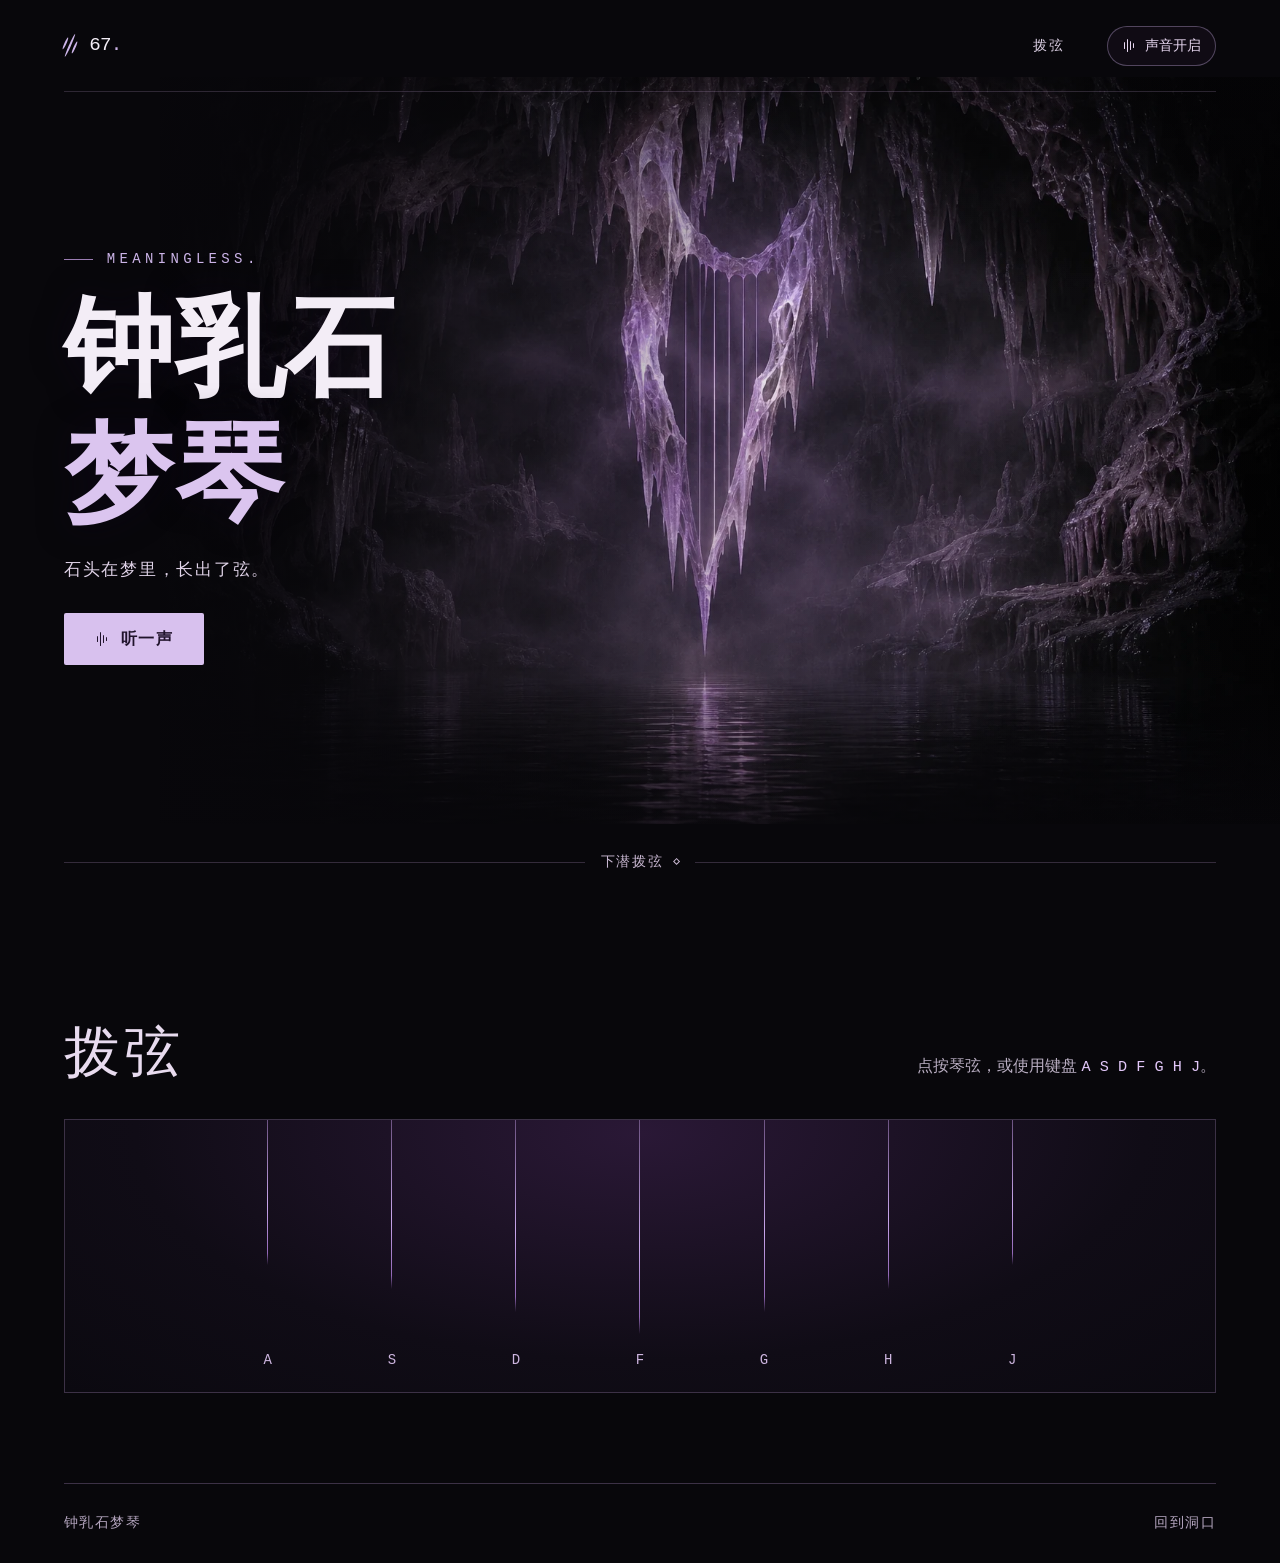
<file: stalactite-67-source/index.html>
<!doctype html>
<html lang="zh-CN">
<head>
  <meta charset="utf-8">
  <meta name="viewport" content="width=device-width, initial-scale=1">
  <meta name="theme-color" content="#08070b">
  <meta name="description" content="钟乳石梦琴。一座会发声的洞穴。Meaningless.">
  <title>钟乳石梦琴</title>
  <link rel="preload" href="cave.webp" as="image">
  <link rel="stylesheet" href="style.css">
  <script src="cave.js" defer></script>
</head>
<body id="top">
  <section class="hero" id="cave" aria-labelledby="title">
    <div class="scene" aria-hidden="true"></div>
    <div class="scene-light" aria-hidden="true"></div>
    <header class="site-header frame">
      <a href="#top" class="brand" aria-label="返回洞口">
        <span class="sigil" aria-hidden="true"><i></i><i></i><i></i></span>
        <span>67<span class="brand-period">.</span></span>
      </a>
      <nav aria-label="页面导航">
        <a class="nav-link" href="#strings">拨弦</a>
        <button id="sound" class="sound" type="button" aria-pressed="true" aria-label="声音">
          <span class="wave" aria-hidden="true"><i></i><i></i><i></i><i></i></span>
          <span id="sound-label">声音开启</span>
        </button>
      </nav>
    </header>
    <div class="intro frame">
      <div class="intro-copy">
        <p class="wordmark" lang="en">MEANINGLESS<span>.</span></p>
        <h1 id="title">钟乳石<span>梦琴</span></h1>
        <p class="description">石头在梦里，长出了弦。</p>
        <button id="listen" class="listen" type="button">
          <span class="wave" aria-hidden="true"><i></i><i></i><i></i><i></i></span>
          听一声
        </button>
        <span id="audio-status" class="sr-only" role="status"></span>
      </div>
    </div>
    <div class="hero-foot frame">
      <span class="fine-line" aria-hidden="true"></span>
      <a href="#strings" class="dive">下潜拨弦<span aria-hidden="true"></span></a>
      <span class="fine-line" aria-hidden="true"></span>
    </div>
  </section>

  <main class="instrument frame" id="strings" aria-labelledby="strings-title">
    <div class="instrument-heading">
      <h2 id="strings-title">拨弦</h2>
      <p class="instructions"><span class="desktop-hint">点按琴弦，或使用键盘 <span lang="en">A S D F G H J</span>。</span><span class="touch-hint">点按琴弦，听洞穴回响。</span></p>
    </div>
    <div class="resonator" aria-label="七根琴弦">
      <button class="string" type="button" data-note="0" aria-label="D3 琴弦，快捷键 A" aria-keyshortcuts="A"><span class="thread" aria-hidden="true"></span><kbd aria-hidden="true">A</kbd></button>
      <button class="string" type="button" data-note="1" aria-label="F3 琴弦，快捷键 S" aria-keyshortcuts="S"><span class="thread" aria-hidden="true"></span><kbd aria-hidden="true">S</kbd></button>
      <button class="string" type="button" data-note="2" aria-label="G3 琴弦，快捷键 D" aria-keyshortcuts="D"><span class="thread" aria-hidden="true"></span><kbd aria-hidden="true">D</kbd></button>
      <button class="string" type="button" data-note="3" aria-label="A3 琴弦，快捷键 F" aria-keyshortcuts="F"><span class="thread" aria-hidden="true"></span><kbd aria-hidden="true">F</kbd></button>
      <button class="string" type="button" data-note="4" aria-label="C4 琴弦，快捷键 G" aria-keyshortcuts="G"><span class="thread" aria-hidden="true"></span><kbd aria-hidden="true">G</kbd></button>
      <button class="string" type="button" data-note="5" aria-label="D4 琴弦，快捷键 H" aria-keyshortcuts="H"><span class="thread" aria-hidden="true"></span><kbd aria-hidden="true">H</kbd></button>
      <button class="string" type="button" data-note="6" aria-label="F4 琴弦，快捷键 J" aria-keyshortcuts="J"><span class="thread" aria-hidden="true"></span><kbd aria-hidden="true">J</kbd></button>
    </div>
  </main>
  <footer class="site-footer frame">
    <span class="footer-title">钟乳石梦琴</span>
    <a href="#top">回到洞口</a>
  </footer>
</body>
</html>
</file>
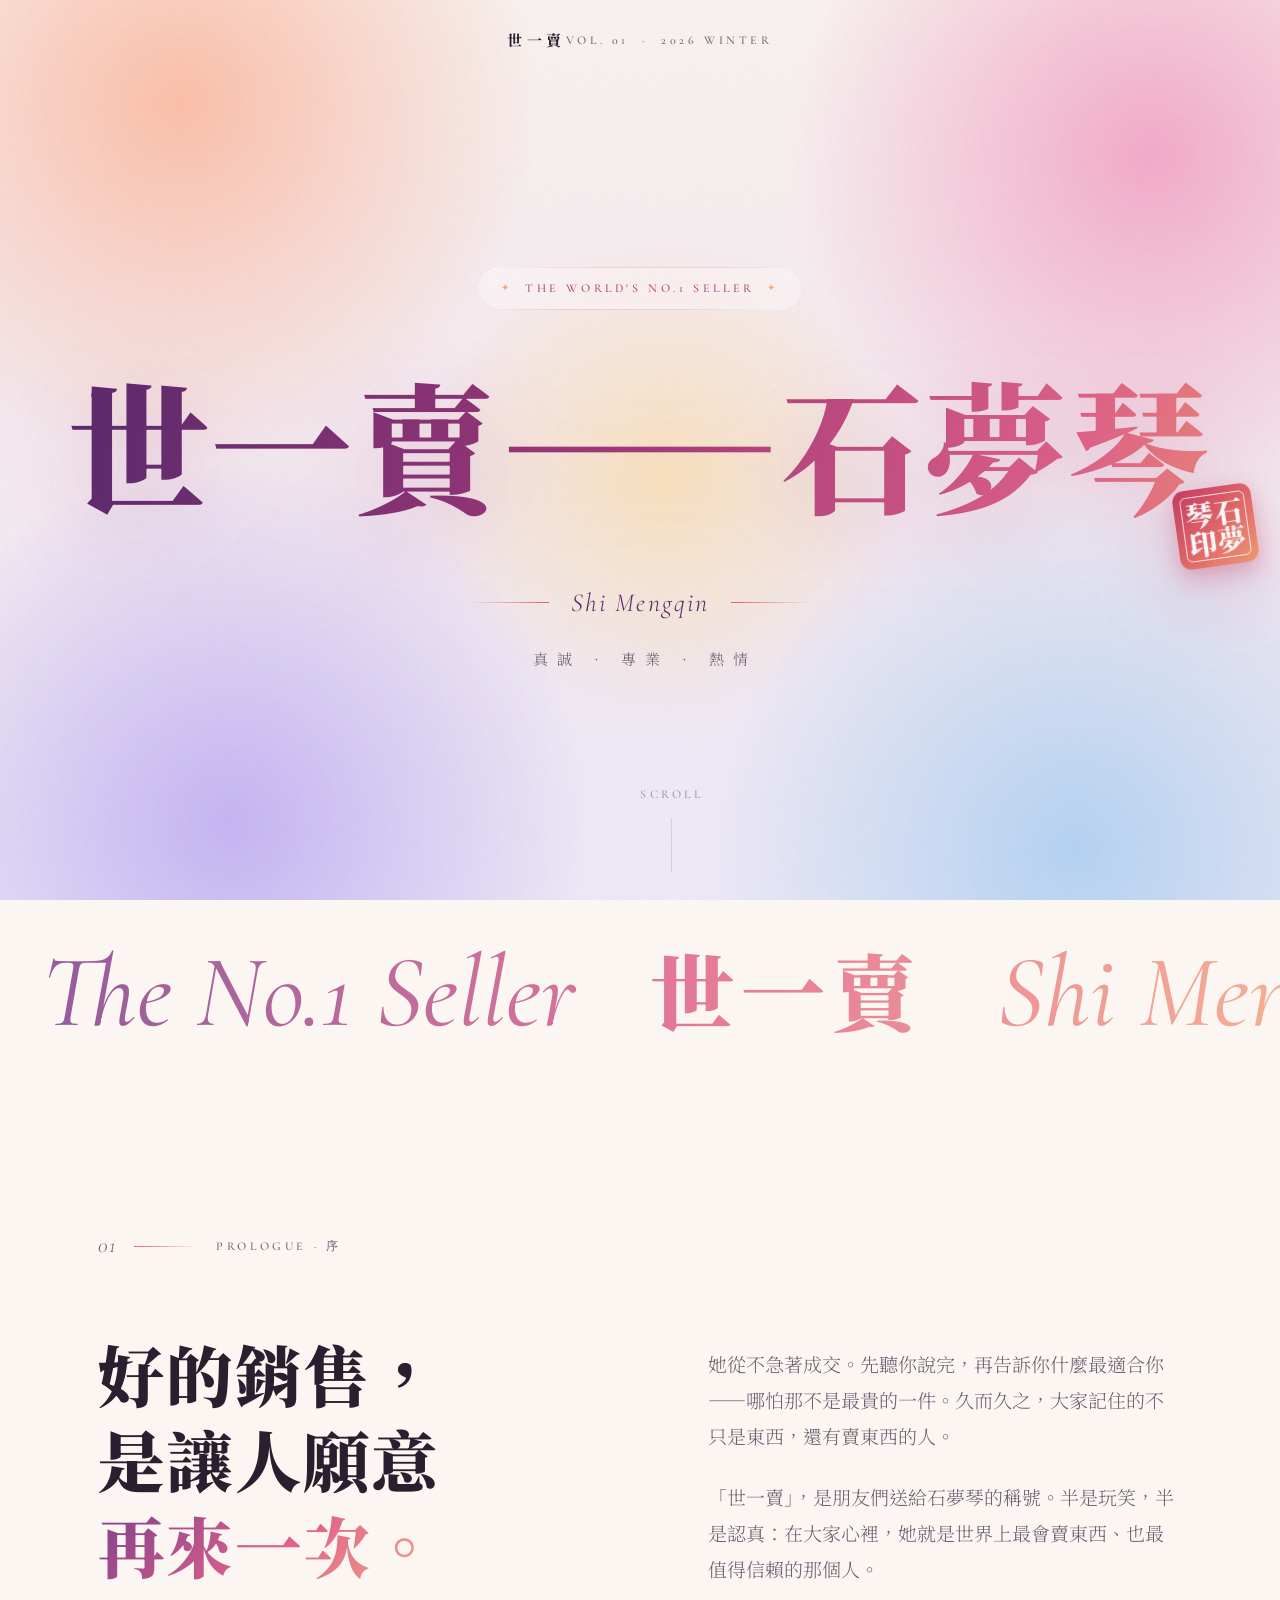
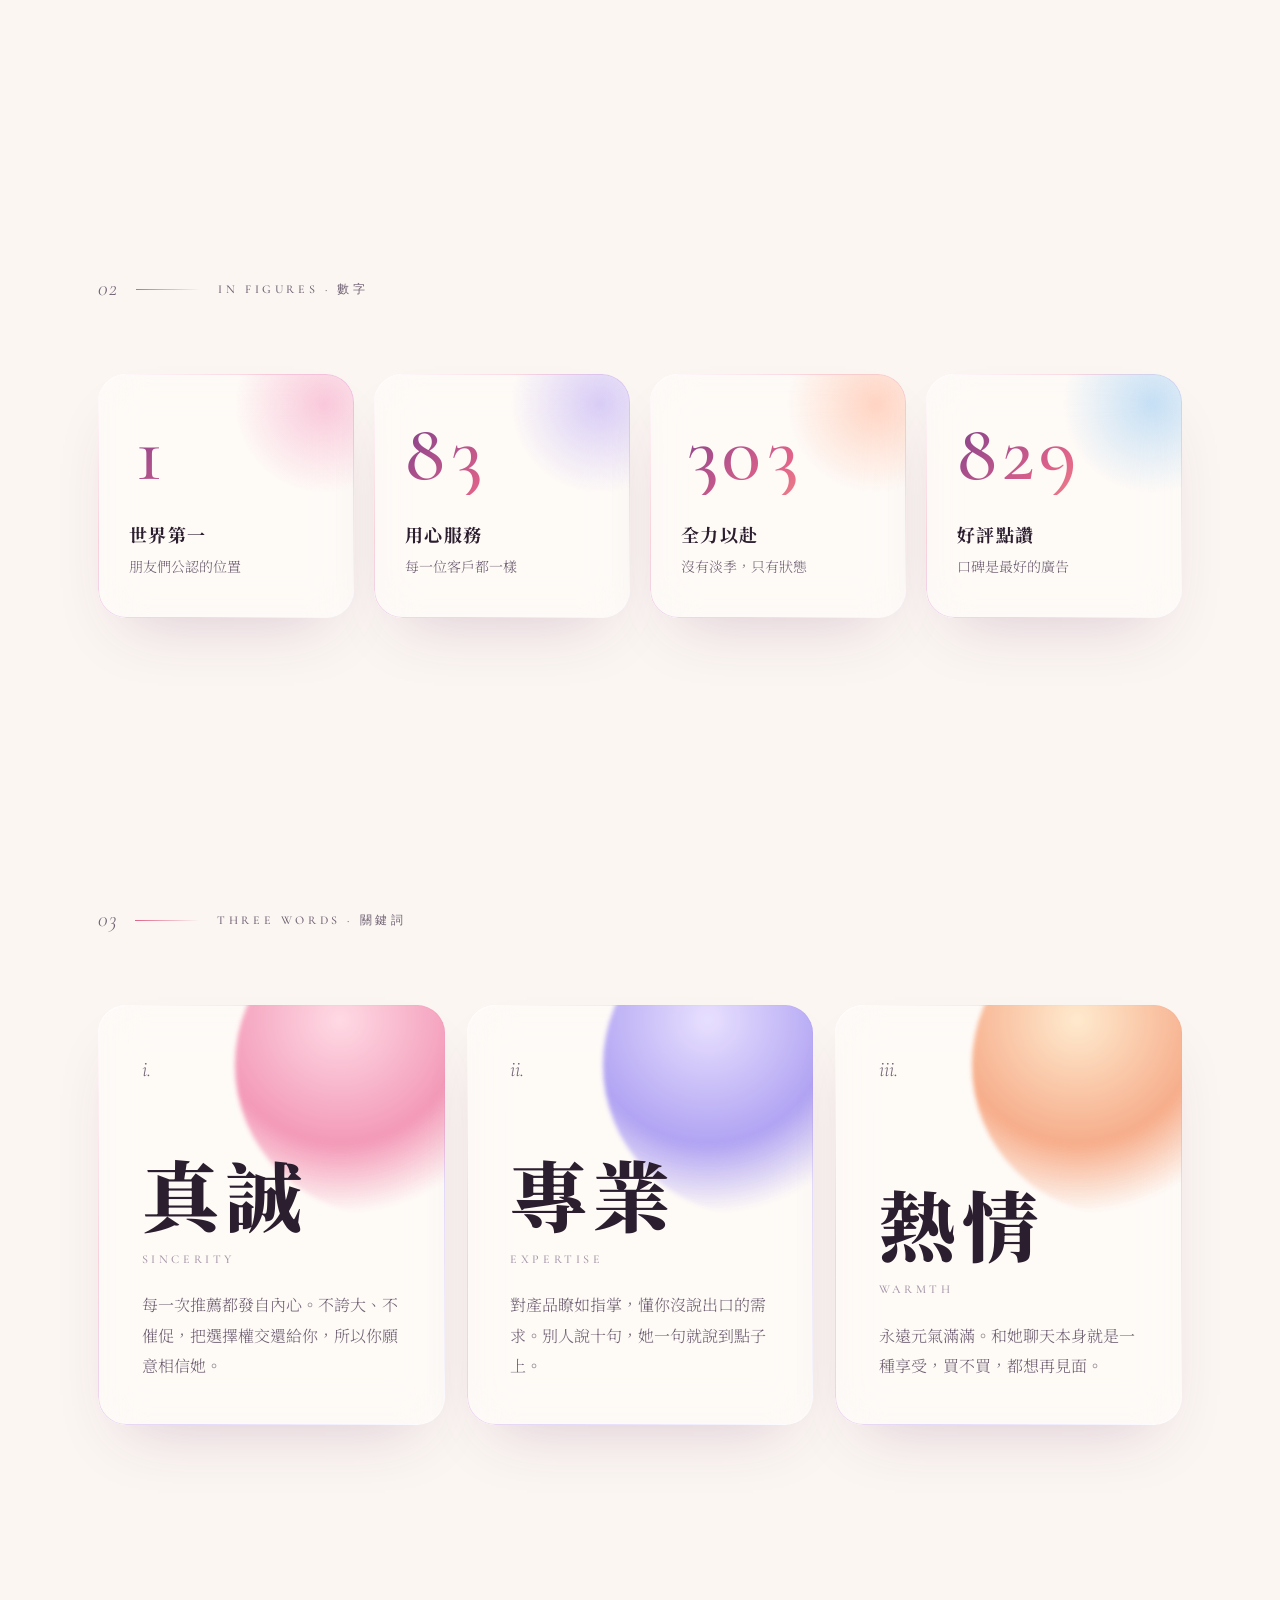
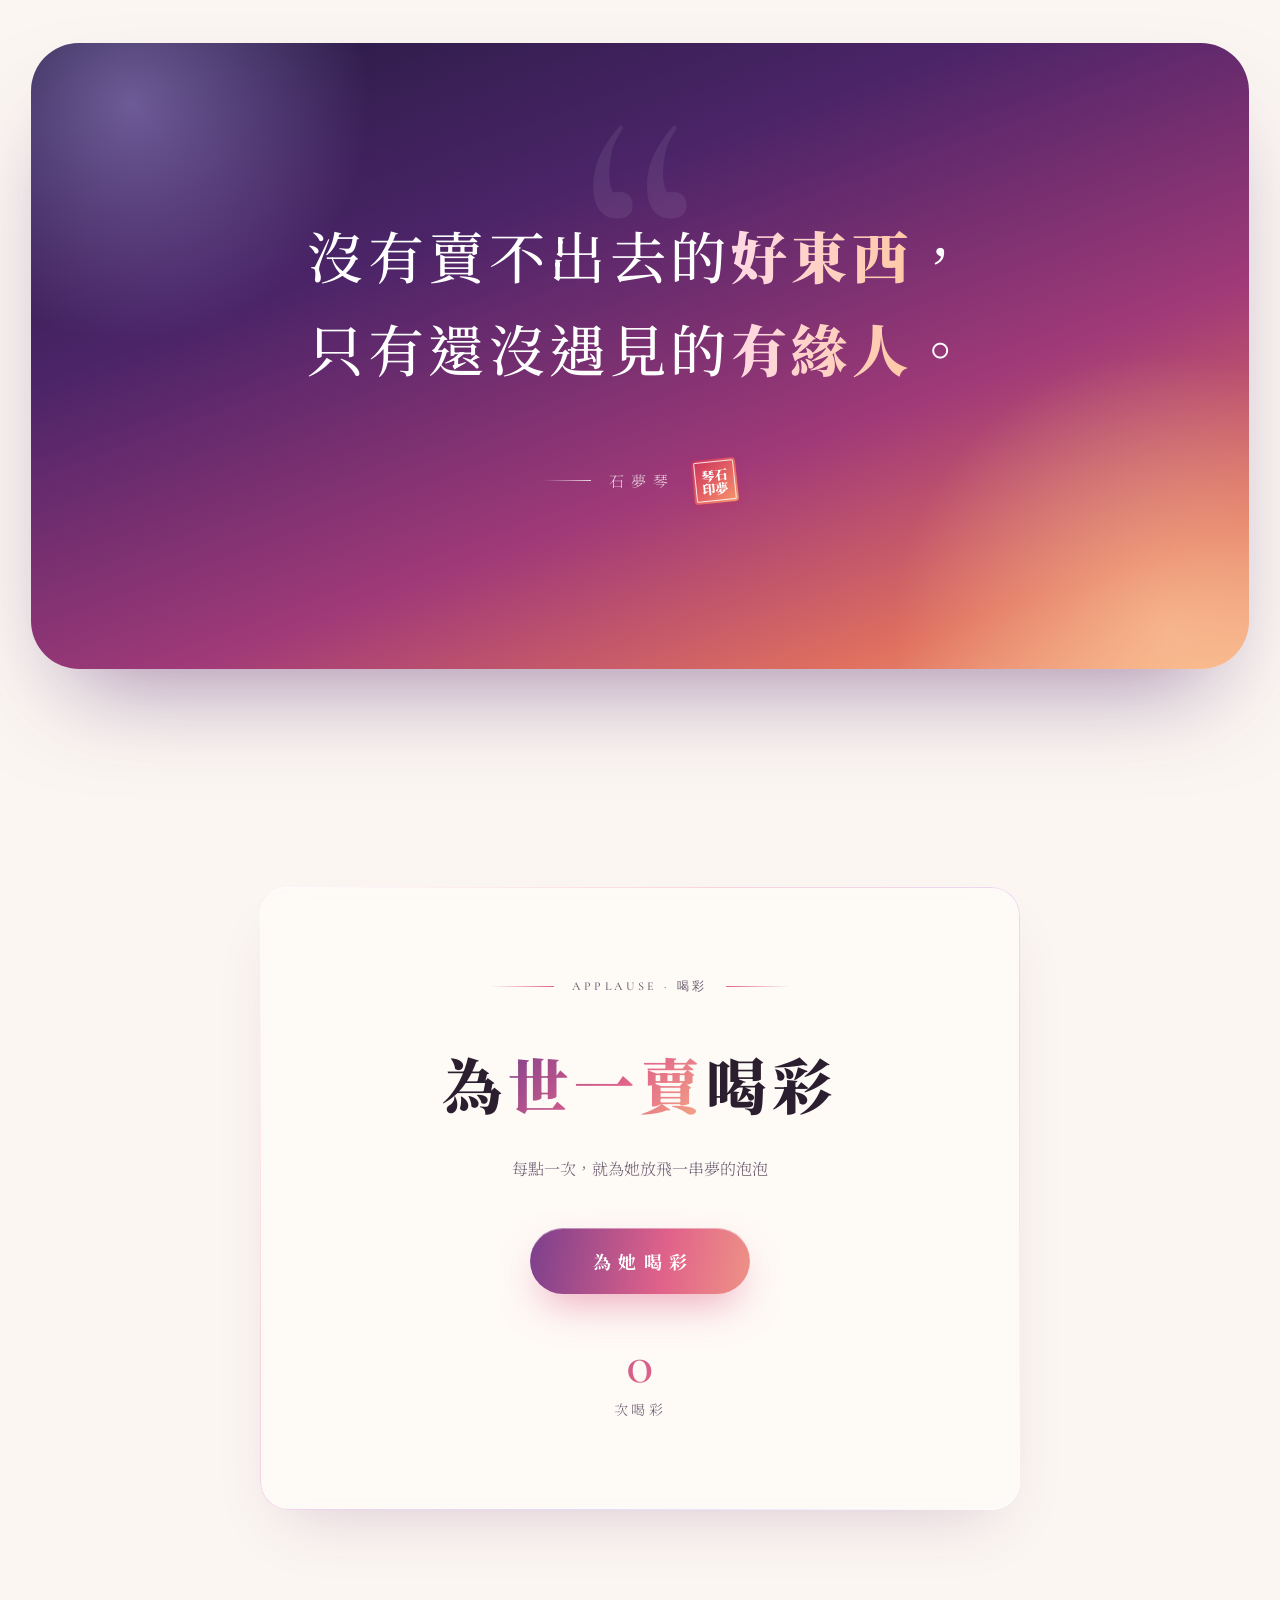
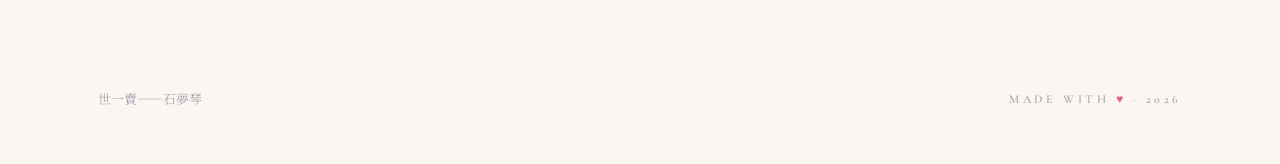
<file: 世一賣-石夢琴/index.html>
<!doctype html>
<html lang="zh-Hant">
<head>
<meta charset="utf-8">
<meta name="viewport" content="width=device-width, initial-scale=1">
<title>世一賣——石夢琴</title>
<link rel="preconnect" href="https://fonts.googleapis.com">
<link rel="preconnect" href="https://fonts.gstatic.com" crossorigin>
<link href="https://fonts.googleapis.com/css2?family=Noto+Serif+TC:wght@300;500;700;900&family=Cormorant+Garamond:ital,wght@0,400;0,500;1,400;1,500&display=swap" rel="stylesheet">
<style>
  :root {
    --ink: #2b1e2f;
    --ink-soft: #6e6072;
    --ink-faint: #a395a6;
    --plum: #5a2a6e;
    --berry: #b2407a;
    --rose: #e0628a;
    --coral: #ef7d6a;
    --peach: #f6ad84;
    --lilac: #b9a6f5;
    --sky: #9fcdf3;
    --glass: rgba(255, 255, 255, 0.42);
    --glass-line: rgba(255, 255, 255, 0.75);
    --serif: "Noto Serif TC", "Source Han Serif TC", "Songti TC", "PMingLiU", "MingLiU", serif;
    --latin: "Cormorant Garamond", "Times New Roman", serif;
    --ease: cubic-bezier(.2, .7, .1, 1);
    --grad-title: linear-gradient(100deg, #5a2a6e 0%, #a3387a 22%, #e0628a 40%, #f49a72 50%, #e0628a 60%, #a3387a 78%, #5a2a6e 100%);
    --grad-soft: linear-gradient(135deg, #7b3f8c 0%, #e0628a 55%, #f6ad84 100%);
    --grad-iris: linear-gradient(135deg, #f7b6c8, #c9b8ff, #a9dcff, #ffd9a8, #f7b6c8);
  }
  * { box-sizing: border-box; margin: 0; padding: 0; }
  html { scroll-behavior: smooth; }
  body {
    background: #fbf6f2;
    color: var(--ink);
    font-family: var(--serif);
    font-weight: 300;
    line-height: 1.9;
    -webkit-font-smoothing: antialiased;
    overflow-x: hidden;
  }
  ::selection { background: var(--rose); color: #fff; }
  .latin { font-family: var(--latin); letter-spacing: .3em; text-transform: uppercase; font-size: 12px; font-weight: 500; }
  .wrap { max-width: 1180px; margin: 0 auto; padding: 0 clamp(16px, 4vw, 48px); }
  .grad-text {
    background: var(--grad-soft);
    -webkit-background-clip: text; background-clip: text;
    color: transparent;
  }

  /* ---------- aurora background (whole page) ---------- */
  .aurora {
    position: fixed; inset: 0; z-index: -2; overflow: hidden;
    background: linear-gradient(180deg, #fcf7f3 0%, #f8eef3 45%, #f1eefb 100%);
  }
  .blob { position: absolute; width: 64vmax; height: 64vmax; border-radius: 50%; will-change: transform; }
  .b1 { background: radial-gradient(circle, rgba(255, 186, 160, .85), rgba(255, 186, 160, 0) 62%); top: -24vmax; left: -18vmax; animation: d1 26s ease-in-out infinite alternate; }
  .b2 { background: radial-gradient(circle, rgba(244, 150, 190, .75), rgba(244, 150, 190, 0) 62%); top: -20vmax; right: -22vmax; animation: d2 31s ease-in-out infinite alternate; }
  .b3 { background: radial-gradient(circle, rgba(185, 166, 245, .75), rgba(185, 166, 245, 0) 62%); bottom: -26vmax; left: -14vmax; animation: d3 34s ease-in-out infinite alternate; }
  .b4 { background: radial-gradient(circle, rgba(159, 205, 243, .7), rgba(159, 205, 243, 0) 62%); bottom: -28vmax; right: -16vmax; animation: d4 29s ease-in-out infinite alternate; }
  .b5 { background: radial-gradient(circle, rgba(255, 226, 168, .65), rgba(255, 226, 168, 0) 60%); top: 22%; left: 30%; width: 44vmax; height: 44vmax; animation: d5 23s ease-in-out infinite alternate; }
  @keyframes d1 { to { transform: translate(14vw, 12vh) scale(1.12); } }
  @keyframes d2 { to { transform: translate(-12vw, 18vh) scale(.9); } }
  @keyframes d3 { to { transform: translate(16vw, -10vh) scale(1.08); } }
  @keyframes d4 { to { transform: translate(-18vw, -14vh) scale(1.15); } }
  @keyframes d5 { to { transform: translate(-10vw, 10vh) scale(1.2); } }
  .grain {
    position: fixed; inset: 0; z-index: 90; pointer-events: none; opacity: .28; mix-blend-mode: multiply;
    background-image: url("data:image/svg+xml;utf8,<svg xmlns='http://www.w3.org/2000/svg' width='200' height='200'><filter id='n'><feTurbulence type='fractalNoise' baseFrequency='.9' numOctaves='3' stitchTiles='stitch'/><feColorMatrix values='0 0 0 0 0.4  0 0 0 0 0.3  0 0 0 0 0.4  0 0 0 .45 0'/></filter><rect width='100%' height='100%' filter='url(%23n)'/></svg>");
  }

  /* ---------- glass ---------- */
  .glass {
    position: relative;
    background: var(--glass);
    -webkit-backdrop-filter: blur(22px) saturate(150%);
    backdrop-filter: blur(22px) saturate(150%);
    border-radius: 28px;
    box-shadow: 0 30px 60px -30px rgba(120, 50, 110, .25), inset 0 1px 0 var(--glass-line);
  }
  .glass::before {
    content: ""; position: absolute; inset: 0; border-radius: inherit; padding: 1px;
    background: linear-gradient(135deg, rgba(255,255,255,.95), rgba(247,182,200,.6), rgba(201,184,255,.5), rgba(255,255,255,.9));
    -webkit-mask: linear-gradient(#000 0 0) content-box, linear-gradient(#000 0 0);
    -webkit-mask-composite: xor; mask-composite: exclude;
    pointer-events: none;
  }

  /* ---------- hero ---------- */
  .hero { position: relative; min-height: 100svh; display: flex; flex-direction: column; overflow: hidden; }
  .glow {
    position: absolute; width: 520px; height: 520px; border-radius: 50%;
    left: 0; top: 0; pointer-events: none; z-index: 0;
    background: radial-gradient(circle, rgba(255, 255, 255, .85), rgba(255, 220, 230, .35) 35%, rgba(255, 255, 255, 0) 68%);
    transform: translate(-50%, -50%);
    opacity: 0; transition: opacity 1s;
  }
  .topbar {
    position: relative; z-index: 2;
    display: flex; justify-content: space-between; align-items: center;
    padding: 26px 0; color: var(--ink-soft);
  }
  .topbar .brand { font-family: var(--serif); font-weight: 700; letter-spacing: .3em; font-size: 15px; color: var(--ink); text-transform: none; }
  .hero-body {
    position: relative; z-index: 1; flex: 1;
    display: flex; flex-direction: column; align-items: center; justify-content: center;
    text-align: center; padding: 40px 0 80px;
  }
  .pill {
    display: inline-flex; align-items: center; gap: 12px;
    padding: 10px 22px; border-radius: 999px;
    color: var(--berry);
    margin-bottom: clamp(32px, 5vw, 56px);
    opacity: 0; animation: fadeUp 1.2s .2s var(--ease) forwards;
  }
  .pill .star { font-size: 10px; color: var(--peach); }

  h1.title {
    position: relative;
    font-weight: 900;
    font-size: min(11vw, 172px);
    line-height: 1.08;
    white-space: nowrap;
    background: var(--grad-title);
    background-size: 220% 100%;
    -webkit-background-clip: text; background-clip: text;
    color: transparent;
    filter: drop-shadow(0 24px 40px rgba(178, 64, 122, .22));
    opacity: 0;
    animation: titleIn 2s .35s var(--ease) forwards, shimmer 9s 2.4s ease-in-out infinite;
    padding: 0 .04em;
  }
  h1.title .dash { font-weight: 300; letter-spacing: -.1em; margin-right: .1em; }
  @keyframes titleIn {
    0% { opacity: 0; letter-spacing: .32em; filter: blur(18px) drop-shadow(0 24px 40px rgba(178, 64, 122, 0)); }
    100% { opacity: 1; letter-spacing: .02em; filter: blur(0) drop-shadow(0 24px 40px rgba(178, 64, 122, .22)); }
  }
  @keyframes shimmer { 0%, 100% { background-position: 0% 50%; } 50% { background-position: 100% 50%; } }

  .seal {
    position: absolute; right: -.26em; bottom: -.34em;
    width: .56em; height: .56em;
    opacity: 0; animation: stamp .55s 2.1s var(--ease) forwards;
  }
  @keyframes stamp {
    0% { opacity: 0; transform: rotate(-8deg) scale(1.7); }
    100% { opacity: .95; transform: rotate(-8deg) scale(1); }
  }
  .seal-box {
    display: flex; align-items: center; justify-content: center;
    background: linear-gradient(140deg, #c8325f, #e86a63 60%, #f39a6e);
    color: #fff;
    border-radius: .08em;
    box-shadow: 0 .06em .16em rgba(200, 50, 95, .35);
    font-family: var(--serif); font-weight: 900;
    writing-mode: vertical-rl; flex-direction: column;
    line-height: 1.02; letter-spacing: 0;
    -webkit-text-fill-color: #fff;
  }
  .seal-box::after {
    content: ""; position: absolute; inset: .05em;
    border: max(1px, .012em) solid rgba(255, 255, 255, .85);
    border-radius: .04em;
  }
  .seal-sm { position: relative; }
  .seal.seal-box span { font-size: .2em; }

  .byline {
    margin-top: clamp(34px, 5vw, 60px);
    display: flex; align-items: center; gap: 22px;
    opacity: 0; animation: fadeUp 1.4s 1.3s var(--ease) forwards;
  }
  .byline .line { width: 80px; height: 1px; background: linear-gradient(90deg, transparent, var(--rose)); }
  .byline .line:last-child { background: linear-gradient(90deg, var(--rose), transparent); }
  .byline em { font-family: var(--latin); font-style: italic; font-size: clamp(20px, 2.2vw, 26px); letter-spacing: .08em; color: var(--plum); }
  .tagline {
    margin-top: 18px; color: var(--ink-soft); letter-spacing: .6em; font-size: 15px;
    padding-left: .6em;
    opacity: 0; animation: fadeUp 1.4s 1.6s var(--ease) forwards;
  }
  @keyframes fadeUp { from { opacity: 0; transform: translateY(16px); } to { opacity: 1; transform: none; } }

  .scroll {
    position: absolute; left: 50%; bottom: 28px; transform: translateX(-50%); z-index: 2;
    display: flex; flex-direction: column; align-items: center; gap: 12px;
    color: var(--ink-faint); text-decoration: none;
    opacity: 0; animation: fadeUp 1.4s 2.2s var(--ease) forwards;
  }
  .scroll .bar { width: 1px; height: 54px; background: rgba(43, 30, 47, .12); position: relative; overflow: hidden; }
  .scroll .bar::after {
    content: ""; position: absolute; left: 0; top: -40%; width: 100%; height: 40%;
    background: linear-gradient(180deg, transparent, var(--rose));
    animation: drop 2.2s ease-in-out infinite;
  }
  @keyframes drop { to { top: 100%; } }

  /* ---------- marquee ---------- */
  .marquee { overflow: hidden; white-space: nowrap; padding: clamp(20px, 3vw, 36px) 0; }
  .marquee-track {
    display: inline-block;
    font-family: var(--latin); font-style: italic; font-weight: 400;
    font-size: clamp(48px, 8vw, 112px); line-height: 1.1;
    background: linear-gradient(90deg, #7b3f8c, #e0628a, #f6ad84, #b9a6f5, #7b3f8c, #e0628a, #f6ad84, #b9a6f5, #7b3f8c);
    -webkit-background-clip: text; background-clip: text; color: transparent;
    animation: slide 46s linear infinite;
    opacity: .85;
  }
  .marquee-track span { margin: 0 .4em; }
  .marquee-track .zh { font-family: var(--serif); font-style: normal; font-weight: 900; font-size: .82em; letter-spacing: .08em; }
  @keyframes slide { to { transform: translateX(-50%); } }

  /* ---------- sections ---------- */
  section { padding: clamp(80px, 11vw, 150px) 0; position: relative; }
  .label {
    display: flex; align-items: center; gap: 18px;
    color: var(--ink-soft);
    margin-bottom: clamp(36px, 5vw, 64px);
  }
  .label .no { font-family: var(--latin); font-style: italic; font-size: 22px; letter-spacing: .05em; text-transform: none; }
  .label .rule { width: 64px; height: 1px; background: linear-gradient(90deg, var(--rose), transparent); }
  .label.center { justify-content: center; }

  /* 01 */
  .intro { display: grid; grid-template-columns: 1.1fr 1fr; gap: clamp(36px, 7vw, 110px); align-items: end; }
  .intro h2 { font-size: clamp(36px, 5.2vw, 72px); font-weight: 900; line-height: 1.28; letter-spacing: .02em; }
  .intro p { font-size: clamp(17px, 1.5vw, 19px); color: var(--ink-soft); }
  .intro p + p { margin-top: 1.3em; }

  /* 02 */
  .figures { display: grid; grid-template-columns: repeat(4, 1fr); gap: 20px; }
  .figure { padding: clamp(28px, 3vw, 40px) clamp(20px, 2.4vw, 32px); overflow: hidden; transition: transform .6s var(--ease); }
  .figure:hover { transform: translateY(-6px); }
  .figure::after {
    content: ""; position: absolute; width: 180px; height: 180px; right: -60px; top: -60px; border-radius: 50%;
    background: radial-gradient(circle, var(--c, rgba(244,150,190,.5)), transparent 70%);
    pointer-events: none;
  }
  .figure:nth-child(2) { --c: rgba(185,166,245,.55); }
  .figure:nth-child(3) { --c: rgba(255,186,160,.6); }
  .figure:nth-child(4) { --c: rgba(159,205,243,.6); }
  .figure .num {
    font-family: var(--latin); font-weight: 500;
    font-size: clamp(56px, 6.4vw, 92px); line-height: 1;
    font-variant-numeric: tabular-nums;
    position: relative;
  }
  .figure .num sup { font-size: .36em; vertical-align: top; position: relative; top: .35em; margin-left: 4px; font-style: italic; }
  .figure .cap { margin-top: 22px; font-size: 14px; color: var(--ink-soft); position: relative; }
  .figure .cap b { display: block; color: var(--ink); font-weight: 700; font-size: 18px; letter-spacing: .08em; margin-bottom: 2px; }

  /* 03 */
  .virtues { display: grid; grid-template-columns: repeat(3, 1fr); gap: 22px; }
  .virtue { padding: clamp(32px, 3.4vw, 48px); min-height: 420px; display: flex; flex-direction: column; overflow: hidden; transition: transform .7s var(--ease), box-shadow .7s var(--ease); }
  .virtue:hover { transform: translateY(-10px); box-shadow: 0 40px 70px -30px rgba(120, 50, 110, .35), inset 0 1px 0 var(--glass-line); }
  .virtue .orb {
    position: absolute; width: 300px; height: 300px; right: -90px; top: -90px; border-radius: 50%;
    background: var(--orb); filter: blur(2px); opacity: .9;
    transition: transform 1.2s var(--ease);
  }
  .virtue:hover .orb { transform: scale(1.25) translate(-20px, 20px); }
  .virtue:nth-child(1) { --orb: radial-gradient(circle at 35% 35%, #ffd6e2, #f28fb1 45%, rgba(224, 98, 138, 0) 70%); }
  .virtue:nth-child(2) { --orb: radial-gradient(circle at 35% 35%, #e6ddff, #a99af2 45%, rgba(130, 160, 240, 0) 70%); }
  .virtue:nth-child(3) { --orb: radial-gradient(circle at 35% 35%, #ffe8c9, #f6a57f 45%, rgba(239, 125, 106, 0) 70%); }
  .virtue .idx { position: relative; font-family: var(--latin); font-style: italic; font-size: 22px; color: var(--ink-soft); }
  .virtue h3 { position: relative; margin-top: auto; font-size: clamp(56px, 6vw, 84px); font-weight: 900; line-height: 1; letter-spacing: .08em; }
  .virtue .en { position: relative; display: block; margin: 16px 0 20px; color: var(--ink-faint); }
  .virtue p { position: relative; color: var(--ink-soft); font-size: 16px; }

  /* 04 quote */
  .quote {
    margin: clamp(40px, 6vw, 80px) clamp(12px, 2.4vw, 32px);
    border-radius: clamp(28px, 4vw, 48px);
    padding: clamp(100px, 13vw, 180px) 0;
    text-align: center; color: #fff; overflow: hidden;
    background: linear-gradient(160deg, #231a3e 0%, #4b2468 32%, #a13a78 64%, #e0705f 86%, #f6ad84 100%);
    box-shadow: 0 50px 100px -40px rgba(90, 42, 110, .55);
  }
  .quote .o { position: absolute; border-radius: 50%; pointer-events: none; }
  .quote .o1 { width: 520px; height: 520px; left: -160px; top: -200px; background: radial-gradient(circle, rgba(185, 166, 245, .45), transparent 65%); animation: d3 20s ease-in-out infinite alternate; }
  .quote .o2 { width: 600px; height: 600px; right: -220px; bottom: -260px; background: radial-gradient(circle, rgba(255, 210, 160, .55), transparent 65%); animation: d2 24s ease-in-out infinite alternate; }
  .quote .mark {
    position: absolute; left: 50%; top: 2%; transform: translateX(-50%);
    font-family: var(--latin); font-size: clamp(220px, 30vw, 420px); line-height: 1;
    color: rgba(255, 255, 255, .07); pointer-events: none;
  }
  .quote blockquote { position: relative; font-size: clamp(28px, 4.4vw, 60px); font-weight: 500; line-height: 1.65; letter-spacing: .08em; }
  .quote blockquote .hl {
    background: linear-gradient(90deg, #ffd9e4, #ffc9a6);
    -webkit-background-clip: text; background-clip: text; color: transparent; font-weight: 900;
  }
  .quote cite {
    position: relative; display: inline-flex; align-items: center; gap: 18px;
    margin-top: clamp(40px, 5vw, 64px);
    font-style: normal; letter-spacing: .45em; font-size: 15px; color: rgba(255, 255, 255, .78);
  }
  .quote cite::before { content: ""; width: 48px; height: 1px; background: linear-gradient(90deg, transparent, rgba(255,255,255,.8)); }
  .quote .seal-sm { width: 44px; height: 44px; font-size: 44px; transform: rotate(-6deg); }
  .quote .seal-sm span { font-size: 13px; }

  /* 05 cheer */
  .cheer { text-align: center; }
  .cheer-card { max-width: 760px; margin: 0 auto; padding: clamp(56px, 7vw, 88px) clamp(24px, 5vw, 64px); }
  .cheer h2 { font-size: clamp(34px, 4.8vw, 60px); font-weight: 900; letter-spacing: .1em; }
  .cheer .sub { color: var(--ink-soft); margin: 14px 0 44px; }
  .cheer-btn {
    position: relative; isolation: isolate;
    font-family: var(--serif); font-size: 18px; font-weight: 700; letter-spacing: .4em;
    padding: 20px 56px 20px calc(56px + .4em);
    color: #fff; border: 0; border-radius: 999px; cursor: pointer;
    background: linear-gradient(100deg, #7b3f8c, #e0628a, #f6ad84, #e0628a, #7b3f8c);
    background-size: 250% 100%;
    animation: shimmer 6s ease-in-out infinite;
    box-shadow: 0 18px 40px -12px rgba(224, 98, 138, .6), inset 0 1px 0 rgba(255,255,255,.4);
    transition: transform .4s var(--ease), box-shadow .4s var(--ease);
  }
  .cheer-btn:hover { transform: translateY(-3px); box-shadow: 0 26px 50px -14px rgba(224, 98, 138, .75), inset 0 1px 0 rgba(255,255,255,.4); }
  .cheer-btn:active { transform: translateY(0) scale(.97); }
  .counter { margin-top: 40px; color: var(--ink-soft); font-size: 14px; letter-spacing: .25em; }
  .counter b { display: block; font-family: var(--latin); font-weight: 500; font-size: 56px; line-height: 1.1; letter-spacing: 0; font-variant-numeric: tabular-nums; }

  .bubble {
    position: fixed; z-index: 60; pointer-events: none; border-radius: 50%;
    background:
      radial-gradient(circle at 32% 28%, rgba(255,255,255,.95) 0 7%, rgba(255,255,255,0) 16%),
      radial-gradient(circle, rgba(255,255,255,0) 50%, rgba(255,190,215,.5) 66%, rgba(190,175,255,.65) 82%, rgba(160,215,255,.55) 100%);
    box-shadow: inset 0 0 6px rgba(255,255,255,.6);
    animation: float var(--t) var(--ease) forwards;
  }
  @keyframes float {
    0% { opacity: 0; transform: translate(-50%, -50%) scale(.3); }
    15% { opacity: 1; }
    100% { opacity: 0; transform: translate(calc(-50% + var(--dx)), calc(-50% - var(--dy))) scale(1); }
  }

  footer {
    padding: 36px 0 52px;
    display: flex; justify-content: space-between; align-items: center; gap: 20px;
    color: var(--ink-faint); font-size: 13px;
  }
  footer .heart { color: var(--rose); }

  /* ---------- reveal ---------- */
  .reveal { opacity: 0; transform: translateY(44px); transition: opacity 1.3s var(--ease), transform 1.3s var(--ease); }
  .reveal.show { opacity: 1; transform: none; }
  .d1 { transition-delay: .12s; } .d2 { transition-delay: .24s; } .d3 { transition-delay: .36s; }

  @media (max-width: 900px) {
    .intro { grid-template-columns: 1fr; }
    .figures { grid-template-columns: 1fr 1fr; }
    .virtues { grid-template-columns: 1fr; }
    .virtue { min-height: 320px; }
  }
  @media (max-width: 560px) {
    .topbar .vol { display: none; }
    .tagline { letter-spacing: .4em; }
    .byline .line { width: 40px; }
    footer { flex-direction: column; text-align: center; }
  }
  @media (prefers-reduced-motion: reduce) {
    *, *::before, *::after { animation-duration: .01s !important; animation-delay: 0s !important; animation-iteration-count: 1 !important; transition-duration: .01s !important; }
    .reveal { opacity: 1; transform: none; }
  }
</style>
</head>
<body>

<div class="aurora" aria-hidden="true">
  <div class="blob b1"></div><div class="blob b2"></div><div class="blob b3"></div><div class="blob b4"></div><div class="blob b5"></div>
</div>
<div class="grain" aria-hidden="true"></div>

<header class="hero" id="hero">
  <div class="glow" id="glow" aria-hidden="true"></div>
  <div class="wrap">
    <div class="topbar latin">
      <span class="brand">世一賣</span>
      <span class="vol">Vol. 01 &nbsp;·&nbsp; 2026 Winter</span>
    </div>
  </div>

  <div class="hero-body">
    <div class="pill glass latin"><span class="star">✦</span>The World's No.1 Seller<span class="star">✦</span></div>
    <h1 class="title">世一賣<span class="dash">——</span>石夢琴<span class="seal seal-box" aria-hidden="true"><span>石夢</span><span>琴印</span></span></h1>
    <div class="byline"><span class="line"></span><em>Shi Mengqin</em><span class="line"></span></div>
    <p class="tagline">真誠 · 專業 · 熱情</p>
  </div>

  <a class="scroll latin" href="#intro"><span>Scroll</span><span class="bar"></span></a>
</header>

<div class="marquee" aria-hidden="true">
  <div class="marquee-track">
    <span>The No.1 Seller</span><span class="zh">世一賣</span><span>Shi Mengqin</span><span class="zh">石夢琴</span><span>Sincerity · Warmth</span><span class="zh">✦</span>
    <span>The No.1 Seller</span><span class="zh">世一賣</span><span>Shi Mengqin</span><span class="zh">石夢琴</span><span>Sincerity · Warmth</span><span class="zh">✦</span>
  </div>
</div>

<main class="wrap">
  <section id="intro">
    <div class="label reveal"><span class="no">01</span><span class="rule"></span><span class="latin">Prologue · 序</span></div>
    <div class="intro">
      <h2 class="reveal">好的銷售，<br>是讓人願意<br><span class="grad-text">再來一次。</span></h2>
      <div class="reveal d1">
        <p>她從不急著成交。先聽你說完，再告訴你什麼最適合你——哪怕那不是最貴的一件。久而久之，大家記住的不只是東西，還有賣東西的人。</p>
        <p>「世一賣」，是朋友們送給石夢琴的稱號。半是玩笑，半是認真：在大家心裡，她就是世界上最會賣東西、也最值得信賴的那個人。</p>
      </div>
    </div>
  </section>

  <section>
    <div class="label reveal"><span class="no">02</span><span class="rule"></span><span class="latin">In Figures · 數字</span></div>
    <div class="figures">
      <div class="figure glass reveal"><div class="num grad-text"><span data-target="1">0</span><sup>st</sup></div><div class="cap"><b>世界第一</b>朋友們公認的位置</div></div>
      <div class="figure glass reveal d1"><div class="num grad-text"><span data-target="100">0</span><sup>%</sup></div><div class="cap"><b>用心服務</b>每一位客戶都一樣</div></div>
      <div class="figure glass reveal d2"><div class="num grad-text"><span data-target="365">0</span><sup>d</sup></div><div class="cap"><b>全力以赴</b>沒有淡季，只有狀態</div></div>
      <div class="figure glass reveal d3"><div class="num grad-text"><span data-target="999">0</span><sup>+</sup></div><div class="cap"><b>好評點讚</b>口碑是最好的廣告</div></div>
    </div>
  </section>

  <section>
    <div class="label reveal"><span class="no">03</span><span class="rule"></span><span class="latin">Three Words · 關鍵詞</span></div>
    <div class="virtues">
      <article class="virtue glass reveal"><span class="orb"></span><span class="idx">i.</span><h3>真誠</h3><span class="en latin">Sincerity</span><p>每一次推薦都發自內心。不誇大、不催促，把選擇權交還給你，所以你願意相信她。</p></article>
      <article class="virtue glass reveal d1"><span class="orb"></span><span class="idx">ii.</span><h3>專業</h3><span class="en latin">Expertise</span><p>對產品瞭如指掌，懂你沒說出口的需求。別人說十句，她一句就說到點子上。</p></article>
      <article class="virtue glass reveal d2"><span class="orb"></span><span class="idx">iii.</span><h3>熱情</h3><span class="en latin">Warmth</span><p>永遠元氣滿滿。和她聊天本身就是一種享受，買不買，都想再見面。</p></article>
    </div>
  </section>
</main>

<section class="quote">
  <span class="o o1"></span><span class="o o2"></span>
  <div class="mark" aria-hidden="true">“</div>
  <div class="wrap reveal">
    <blockquote>沒有賣不出去的<span class="hl">好東西</span>，<br>只有還沒遇見的<span class="hl">有緣人</span>。</blockquote>
    <cite>石夢琴 <span class="seal-sm seal-box" aria-hidden="true"><span>石夢</span><span>琴印</span></span></cite>
  </div>
</section>

<main class="wrap">
  <section class="cheer">
    <div class="cheer-card glass reveal">
      <div class="label center" style="margin-bottom:28px"><span class="rule" style="transform:scaleX(-1)"></span><span class="latin">Applause · 喝彩</span><span class="rule"></span></div>
      <h2>為<span class="grad-text">世一賣</span>喝彩</h2>
      <p class="sub">每點一次，就為她放飛一串夢的泡泡</p>
      <button class="cheer-btn" id="cheerBtn">為她喝彩</button>
      <p class="counter"><b class="grad-text" id="cheerCount">0</b>次喝彩</p>
    </div>
  </section>

  <footer>
    <span>世一賣——石夢琴</span>
    <span class="latin">Made with <span class="heart">♥</span> · 2026</span>
  </footer>
</main>

<script>
  // reveal + count-up
  const io = new IntersectionObserver(entries => {
    for (const e of entries) {
      if (!e.isIntersecting) continue;
      e.target.classList.add('show');
      // hand control back to the element's own hover transitions once revealed
      setTimeout(() => e.target.classList.remove('reveal', 'show', 'd1', 'd2', 'd3'), 1800);
      const num = e.target.querySelector('[data-target]');
      if (num) {
        const target = +num.dataset.target, start = performance.now(), dur = 2000;
        const step = t => {
          const k = Math.min(1, (t - start) / dur);
          num.textContent = Math.round(target * (1 - Math.pow(1 - k, 4)));
          if (k < 1) requestAnimationFrame(step);
        };
        requestAnimationFrame(step);
      }
      io.unobserve(e.target);
    }
  }, { threshold: 0.18 });
  document.querySelectorAll('.reveal').forEach(el => io.observe(el));

  // soft light that follows the cursor in the hero
  const hero = document.getElementById('hero'), glow = document.getElementById('glow');
  if (matchMedia('(pointer: fine)').matches) {
    let tx = innerWidth / 2, ty = innerHeight / 2, x = tx, y = ty;
    hero.addEventListener('mousemove', e => {
      const r = hero.getBoundingClientRect();
      tx = e.clientX - r.left; ty = e.clientY - r.top;
      glow.style.opacity = 1;
    });
    hero.addEventListener('mouseleave', () => glow.style.opacity = 0);
    (function loop() {
      x += (tx - x) * 0.08; y += (ty - y) * 0.08;
      glow.style.left = x + 'px'; glow.style.top = y + 'px';
      requestAnimationFrame(loop);
    })();
  }

  // cheer: release dream bubbles
  const btn = document.getElementById('cheerBtn'), countEl = document.getElementById('cheerCount');
  let count = 0;
  try { count = +localStorage.getItem('smq-cheer') || 0; } catch (e) {}
  countEl.textContent = count;
  btn.addEventListener('click', ev => {
    count++;
    countEl.textContent = count;
    try { localStorage.setItem('smq-cheer', count); } catch (e) {}
    const r = btn.getBoundingClientRect();
    const cx = ev.clientX || r.left + r.width / 2, cy = ev.clientY || r.top + r.height / 2;
    for (let i = 0; i < 9; i++) {
      const b = document.createElement('span');
      const s = 14 + Math.random() * 46;
      b.className = 'bubble';
      b.style.width = b.style.height = s + 'px';
      b.style.left = cx + 'px'; b.style.top = cy + 'px';
      b.style.setProperty('--dx', (Math.random() * 320 - 160) + 'px');
      b.style.setProperty('--dy', (160 + Math.random() * 280) + 'px');
      b.style.setProperty('--t', (1.6 + Math.random() * 1.4) + 's');
      document.body.appendChild(b);
      setTimeout(() => b.remove(), 3200);
    }
  });
</script>
</body>
</html>
</file>
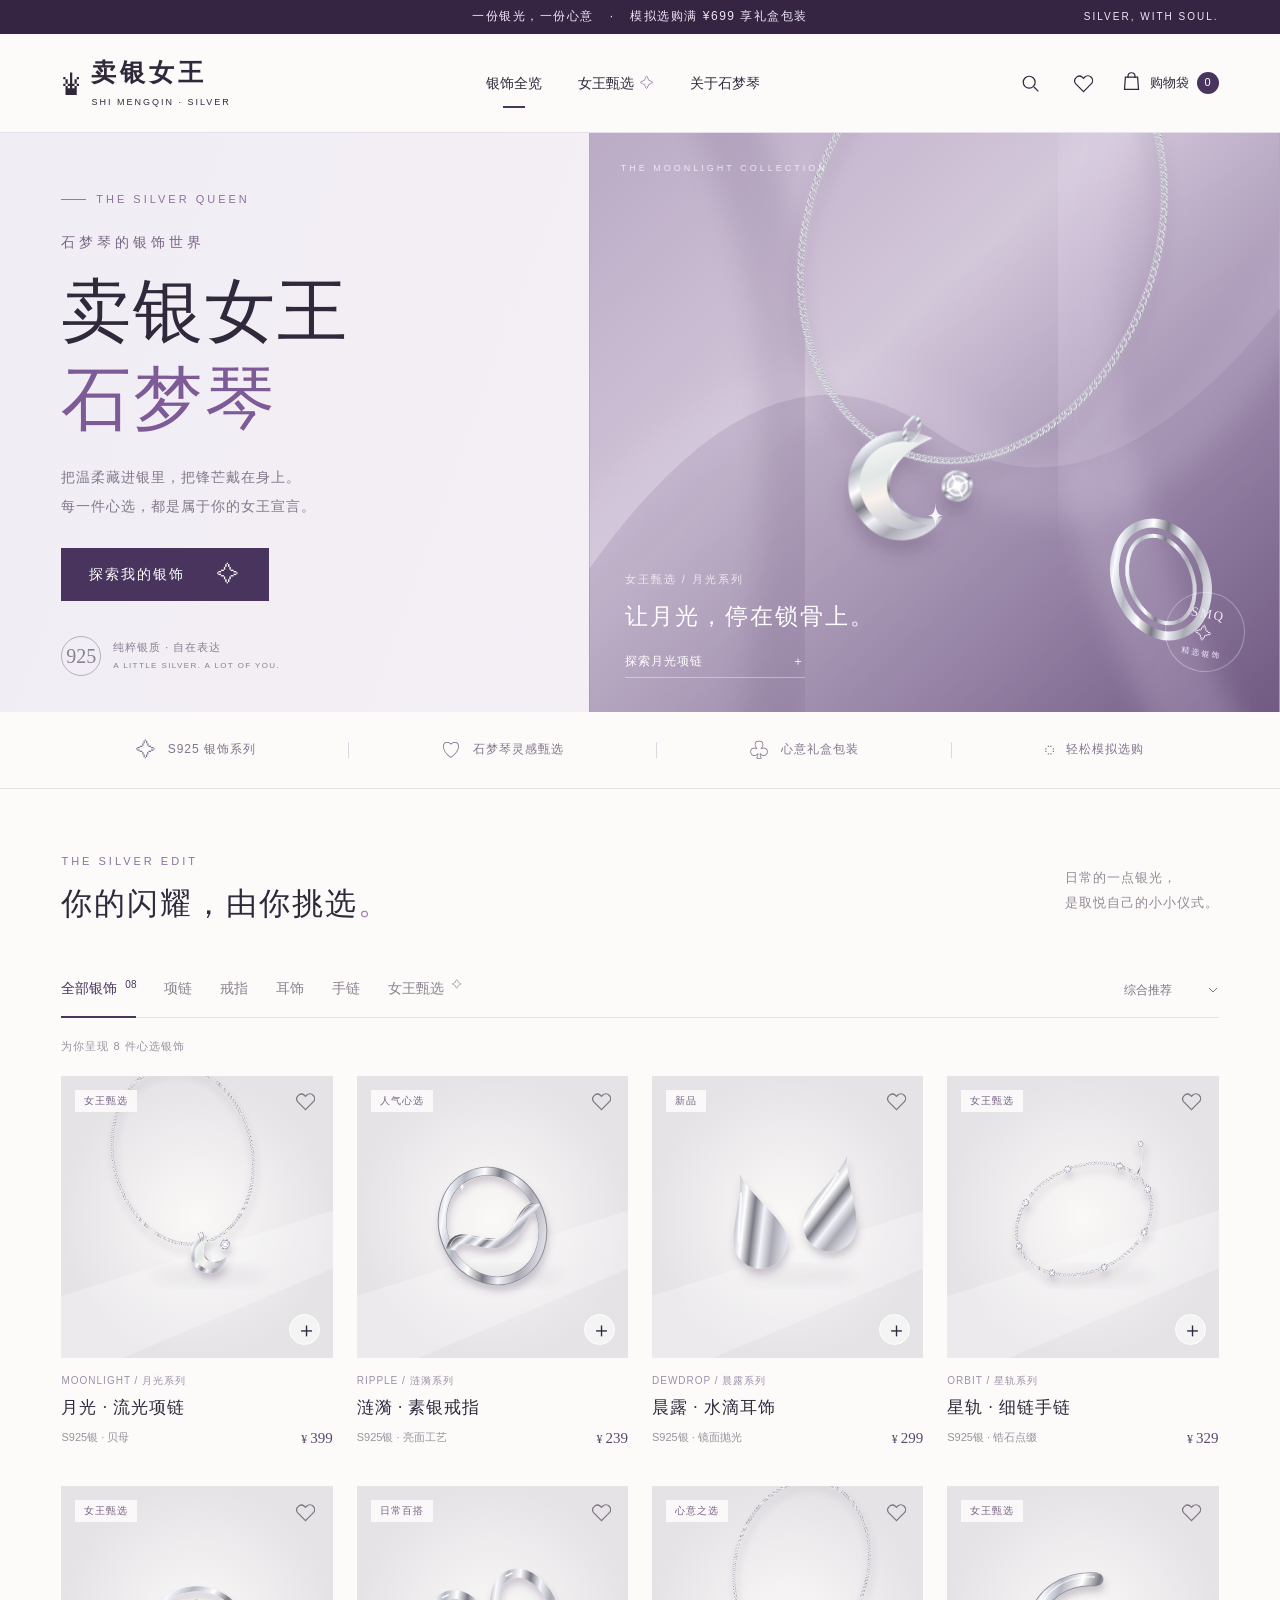
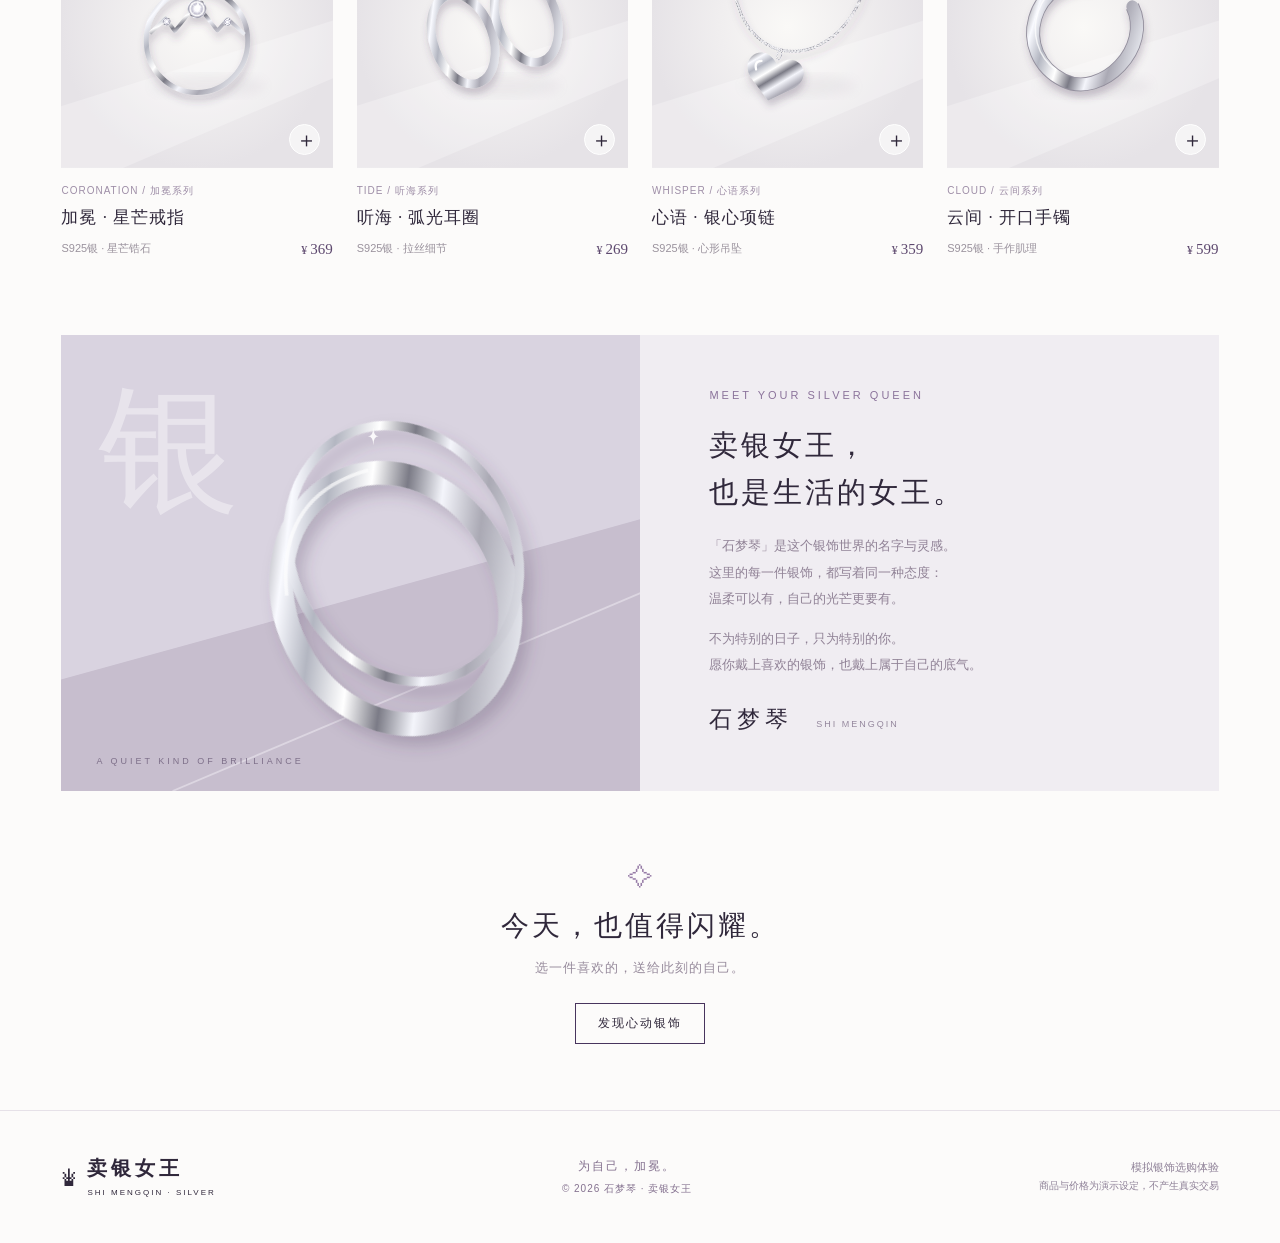
<file: 卖银女王石梦琴.html>
<!doctype html>
<html lang="zh-CN">
<head><meta charset="UTF-8"><meta name="viewport" content="width=device-width, initial-scale=1"><meta name="theme-color" content="#392c4a"><meta name="description" content="卖银女王石梦琴，为每一种闪耀而来。探索银饰，开启你的模拟选购体验。"><title>卖银女王 · 石梦琴 | 为自己，加冕</title><style>
:root{--ink:#30283b;--purple:#48345d;--deep:#352442;--muted:#8a8490;--line:#e6e1e8;--lavender:#f0edf4;--paper:#fcfbfa;--serif:'Noto Serif SC','Songti SC',SimSun,serif;--sans:'Noto Sans SC','Microsoft YaHei',sans-serif}*{box-sizing:border-box}html{scroll-behavior:smooth;scroll-padding-top:105px}body{margin:0;color:var(--ink);background:var(--paper);font-family:var(--sans);font-size:16px;line-height:1.6}button,a,input,select{ -webkit-tap-highlight-color:transparent}button,input,select{font:inherit}button,a{touch-action:manipulation}button{cursor:pointer}a{color:inherit;text-decoration:none}button{color:inherit}button:focus-visible,a:focus-visible,input:focus-visible,select:focus-visible{outline:2px solid #9c7eb5;outline-offset:5px}button:disabled{opacity:.4;cursor:not-allowed}[hidden]{display:none!important}.announcement{height:34px;background:var(--deep);color:#eee7f4;font-size:12px;letter-spacing:1.5px;text-align:center;display:flex;justify-content:center;align-items:center;gap:16px;position:relative}.announcement-right{position:absolute;right:4.8%;font-size:10px;letter-spacing:2px}header{height:99px;padding:0 4.8%;display:flex;align-items:center;justify-content:space-between;background:var(--paper);border-bottom:1px solid var(--line);position:relative;z-index:5}.brand{display:flex;gap:12px;align-items:center;font-family:var(--serif);font-size:25px;font-weight:600;letter-spacing:4px;line-height:1.3}.brand-mark{font-family:Georgia;font-size:36px;font-weight:400;letter-spacing:0}.brand small{display:block;font-family:var(--sans);font-size:9px;letter-spacing:2px;margin-top:7px;font-weight:400}nav{display:flex;gap:36px;height:100%;align-items:center;font-size:14px}nav a{height:100%;display:flex;align-items:center;position:relative}nav a.active:after{content:'';position:absolute;width:22px;height:2px;background:var(--purple);bottom:24px;left:calc(50% - 11px)}.nav-spark{margin-left:6px;color:#9b80ad}.header-actions{display:flex;align-items:center;gap:21px}.icon-btn{display:inline-flex;align-items:center;justify-content:center;border:0;background:transparent;padding:5px;width:32px;height:32px}.icon-btn svg,.bag-btn svg{width:21px;height:21px;fill:none;stroke:currentColor;stroke-width:1.4}.bag-btn{display:flex;align-items:center;gap:8px;border:0;background:none;padding:0;font-size:13px}#bagIcon{height:24px}#bagCount{width:22px;height:22px;border-radius:50%;background:var(--purple);color:#fff;font-size:11px;display:grid;place-items:center}.hero{display:grid;grid-template-columns:46% 54%;min-height:570px;background:#eee9f1}.hero-copy{padding:58px 8% 36px 10.4%;background:linear-gradient(110deg,#f1edf4,#f3eff5)}.eyebrow{font-family:Arial,sans-serif;font-size:11px;letter-spacing:3px;color:#8b739b;font-weight:500;display:flex;gap:10px;align-items:center}.eyebrow>span{height:1px;width:25px;background:#947b9f}.hero-name{margin:22px 0 14px;font-size:14px;letter-spacing:4px;color:#786583}.hero h1{font-family:var(--serif);font-weight:500;font-size:clamp(3.25rem, 5.5vw, 5.125rem);line-height:1.25;letter-spacing:2px;margin:0}.hero h1 em{font-style:normal;color:#7d5b96}.hero-desc{font-size:14px;line-height:2.05;letter-spacing:1px;color:#82778b;margin:20px 0 28px}.primary,.outline{display:inline-flex;justify-content:center;align-items:center;gap:32px;padding:14px 27px;border:1px solid var(--purple);font-size:14px;letter-spacing:2px;transition:background .2s,transform .2s}.primary{background:var(--purple);color:#fff}.primary:hover{background:#614674}.outline{background:transparent}.outline:hover{background:var(--lavender)}.hero-button{min-width:206px}.hero-button span{font-size:22px;line-height:1}.hero-note{display:flex;align-items:center;gap:12px;margin-top:35px;font-size:11px;letter-spacing:1px;color:#8b7f92}.hero-note>span{font-family:Georgia;font-size:20px;border:1px solid #b8aebd;border-radius:50%;width:40px;height:40px;display:grid;place-items:center;letter-spacing:0}.hero-note small{display:block;font-size:8px;letter-spacing:1.4px;margin-top:4px}.hero-art{position:relative;overflow:hidden;background:#b6a8bf;min-height:570px}.hero-art>img{width:100%;height:100%;object-fit:cover;position:absolute;inset:0}.art-label{position:absolute;top:30px;left:32px;letter-spacing:3px;font:9px Arial;color:#faf5ff;opacity:.8}.hero-product{position:absolute;bottom:34px;left:36px;color:white}.hero-product>span{font-size:11px;letter-spacing:2px;opacity:.75}.hero-product strong{display:block;font-family:var(--serif);font-size:23px;font-weight:400;letter-spacing:2px;margin:8px 0 16px}.hero-product a{font-size:12px;letter-spacing:1px;display:flex;justify-content:space-between;border-bottom:1px solid #ffffff60;padding-bottom:6px;width:180px}.round-seal{position:absolute;bottom:40px;right:35px;border:1px solid #ffffff50;border-radius:50%;width:80px;height:80px;display:flex;flex-direction:column;align-items:center;justify-content:center;color:#f1e9f9;font:13px Georgia;letter-spacing:2px;transform:rotate(10deg)}.round-seal span{font-size:17px;margin:3px}.round-seal small{font-size:8px;letter-spacing:2px}.promise-strip{display:flex;align-items:center;justify-content:space-around;padding:22px 7%;border-bottom:1px solid var(--line);font-size:12px;letter-spacing:1px;color:#83728c}.promise-strip div{display:flex;gap:11px;align-items:center}.promise-strip span{font-size:20px}.promise-strip i{height:16px;width:1px;background:#ddd6e2}.collection{padding:64px 4.8% 74px;max-width:1600px;margin:auto}.section-heading{display:flex;justify-content:space-between;align-items:center;margin-bottom:34px}.section-heading h2{font-family:var(--serif);font-size:31px;font-weight:500;letter-spacing:2px;margin:9px 0 0}.section-heading h2 span{color:#9c7ab0}.section-heading p{font-size:13px;color:#928995;line-height:1.9;letter-spacing:1px;margin:0}.catalog-toolbar{display:flex;align-items:center;justify-content:space-between;border-bottom:1px solid var(--line)}.tabs{display:flex;gap:28px}.tabs button{border:0;background:none;padding:14px 0 18px;position:relative;color:#8b818f;font-size:14px;white-space:nowrap}.tabs button.selected{color:var(--purple);font-weight:500}.tabs button.selected:after{position:absolute;bottom:-1px;left:0;width:100%;height:2px;background:var(--purple);content:''}.tabs span{font-size:10px;margin-left:4px;vertical-align:top}.sort-label select{appearance:none;border:0;background:transparent;padding:8px 23px 8px 5px;font-size:12px;color:#807385;cursor:pointer;background-image:url("data:image/svg+xml,%3Csvg xmlns='http://www.w3.org/2000/svg' width='12' height='12' fill='none' stroke='%23807385'%3E%3Cpath d='m2 4 4 4 4-4'/%3E%3C/svg%3E");background-repeat:no-repeat;background-position:right center}.result-meta{display:flex;justify-content:space-between;font-size:11px;letter-spacing:1px;color:#9b919f;margin:20px 0}.text-btn{border:0;background:none;padding:0;font-size:12px;text-decoration:underline;text-underline-offset:4px;color:#786087}.product-grid{display:grid;grid-template-columns:repeat(4,minmax(0,1fr));gap:36px 24px}.product-image{position:relative;aspect-ratio:1/1.04;background:#f0eded;overflow:hidden}.product-image img{width:100%;height:100%;display:block;object-fit:cover;transition:transform .6s;cursor:pointer}.product-card:hover .product-image img{transform:scale(1.045)}.product-tag{position:absolute;left:14px;top:14px;font-size:10px;letter-spacing:1px;background:#fcfbfae8;padding:3px 9px;color:#776183;pointer-events:none}.favorite{position:absolute;right:11px;top:10px;z-index:1;color:#7d7382}.favorite.liked{color:#805e9a}.favorite.liked svg{fill:#805e9a;stroke:#805e9a}.quick-add{position:absolute;right:13px;bottom:13px;background:#fff9;border:1px solid #fff;width:31px;height:31px;border-radius:50%;font-size:21px;line-height:1;transition:background .2s}.quick-add:hover{background:#fff}.product-info{padding-top:15px}.product-series{font-size:10px;letter-spacing:1px;color:#9e8ea7}.product-name{font-family:var(--serif);font-size:17px;letter-spacing:1px;margin:5px 0 5px;font-weight:500}.product-name button{background:none;border:0;padding:0;font:inherit;letter-spacing:inherit;text-align:left}.product-meta{font-size:11px;color:#9a929d;display:flex;justify-content:space-between;align-items:center}.price{color:#5d486e;font-size:15px;font-family:Georgia,serif}.price small{font-size:12px;margin-right:3px}.story{display:grid;grid-template-columns:1fr 1fr;background:#f0edf2;margin:0 4.8%;min-height:450px}.story-visual{position:relative;overflow:hidden;background:#dcd7e2}.story-visual img{width:100%;height:100%;position:absolute;object-fit:cover}.story-word{position:absolute;z-index:1;left:38px;top:4px;color:#fff6;font-family:var(--serif);font-size:140px;font-weight:400}.story-art-label{position:absolute;bottom:25px;left:35px;font:9px Arial;letter-spacing:3px;color:#7e708a}.story-copy{padding:52px 12%}.story-copy h2{font-size:29px;line-height:1.6;font-family:var(--serif);font-weight:500;letter-spacing:3px;margin:18px 0}.story-copy p{font-size:13px;line-height:2.05;color:#908296}.signature{font-family:var(--serif);font-size:23px;letter-spacing:5px;margin-top:23px}.signature span{font:9px Arial;letter-spacing:2px;margin-left:12px;color:#94879d}.closing{text-align:center;padding:66px 20px}.closing>span{font-size:25px;color:#977ca7}.closing h2{font:500 28px var(--serif);letter-spacing:3px;margin:10px 0}.closing p{font-size:13px;color:#978b9c;letter-spacing:1px;margin-bottom:24px}.closing .outline{padding:10px 22px;font-size:12px}footer{border-top:1px solid var(--line);padding:34px 4.8%;display:flex;align-items:center;justify-content:space-between}footer .brand{font-size:20px}footer .brand-mark{font-size:28px}footer .brand small{font-size:8px}footer p{font-size:12px;text-align:center;color:#84718f;letter-spacing:2px}footer p small{display:block;font-size:10px;letter-spacing:1px;margin-top:5px}.demo-note{font-size:11px;text-align:right;color:#8e8097}.demo-note small{font-size:10px}.search-bar{display:flex;gap:20px;padding:20px;background:#f4f0f6}.search-bar input{width:100%;border:0;border-bottom:1px solid #c7b9d0;background:transparent;outline:none;padding:10px;font-size:16px}.search-bar button{white-space:nowrap}.overlay{position:fixed;inset:0;background:#1f152f66;backdrop-filter:blur(3px);z-index:20}.cart-drawer{position:fixed;right:0;top:0;bottom:0;width:min(480px,100%);z-index:21;background:var(--paper);display:flex;flex-direction:column;padding:28px}.drawer-title{display:flex;justify-content:space-between;align-items:center;border-bottom:1px solid var(--line);padding-bottom:20px}.drawer-title h2{font-family:var(--serif);font-size:24px;margin:8px 0 0;font-weight:500}.drawer-title h2 span{font:14px var(--sans);color:#a594af;margin-left:8px}.drawer-title .eyebrow{font-size:10px}.close{font:30px Arial}.empty{text-align:center;padding:60px 15px}.empty>span{font-size:40px;color:#aa93b8}.empty h3{font-family:var(--serif);font-weight:500;font-size:22px}.empty p{font-size:14px;color:#9c8da6}.empty .primary,.empty .outline{margin-top:15px}#cartContent{flex:1;overflow:auto}.cart-item{display:grid;grid-template-columns:83px 1fr;gap:17px;padding:24px 0;border-bottom:1px solid var(--line)}.cart-item img{width:83px;height:100px;object-fit:cover}.cart-item h3{font-family:var(--serif);font-size:16px;margin:0 0 4px;font-weight:500}.cart-item p{font-size:12px;color:#9c8ba8;margin:0 0 9px}.cart-item-line{display:flex;align-items:center;justify-content:space-between}.qty{display:flex;border:1px solid var(--line);height:29px}.qty button{width:29px;background:none;border:0}.qty span{font-size:12px;min-width:26px;text-align:center;line-height:27px}.remove{border:0;background:none;color:#a18da9;font-size:11px;padding:0;margin-top:7px}#cartBottom{padding-top:20px}.subtotal{display:flex;justify-content:space-between;margin:10px 0 15px}.cart-note{font-size:12px;color:#9b8ca5;margin:12px 0;text-align:center}.full-width{width:100%}.gift-option{display:flex;align-items:center;gap:8px;font-size:13px;color:#7e6b8a;margin-bottom:15px}.gift-option input{accent-color:var(--purple);width:16px;height:16px}dialog{border:0;padding:0;background:var(--paper);color:var(--ink);max-width:min(850px,94vw);width:850px;max-height:92vh;overflow:auto;box-shadow:0 25px 100px #27173240}dialog::backdrop{background:#1f152f88;backdrop-filter:blur(5px)}.modal-close{position:absolute;top:12px;right:12px;z-index:2;background:#fff9;border-radius:50%;font:26px Arial}#productDetail{display:grid;grid-template-columns:1fr 1fr}.detail-image{width:100%;height:100%;object-fit:cover;min-height:480px}.detail-copy{padding:48px 33px 30px}.detail-copy h2{font-family:var(--serif);font-weight:500;font-size:28px;margin:13px 0 8px}.detail-copy .price{font-size:23px}.detail-copy p{font-size:14px;color:#8d7c99;line-height:1.9;margin:23px 0}.option-label{font-size:13px;color:#897693;display:block;margin:20px 0 10px}.sizes{display:flex;gap:8px;flex-wrap:wrap}.size-btn{background:transparent;border:1px solid #ded5e3;padding:7px 13px;font-size:13px}.size-btn.selected{border-color:var(--purple);background:#eee7f3}.detail-copy .primary{margin-top:25px}.detail-note{font-size:11px!important;margin:13px 0!important}#checkoutDialog{width:500px}#checkoutContent{padding:40px}.checkout-title{font-family:var(--serif);font-weight:500;font-size:29px;margin:12px 0}.checkout-subtitle{font-size:13px;color:#9b89a6}.checkout-summary{background:#f0ebf4;padding:16px;font-size:14px;margin:20px 0}.checkout-row{display:flex;justify-content:space-between;gap:20px;padding:4px 0}.checkout-total{border-top:1px solid #d9cfdf;margin-top:10px;padding-top:12px}.checkout-label{display:block;font-size:14px;margin-top:15px}.checkout-input{display:block;width:100%;border:1px solid #dbd1e1;background:#fff;padding:11px;margin:8px 0 18px}.receipt{text-align:center}.receipt-symbol{font-size:40px;color:#8e729f}.receipt .primary{margin-top:22px}.receipt small{display:block;color:#9c8ba8;margin-top:15px;font-size:12px}#toast{position:fixed;bottom:25px;left:50%;transform:translate(-50%,20px);background:#392844;color:#fff;padding:12px 25px;font-size:14px;z-index:60;opacity:0;pointer-events:none;transition:.25s;min-width:200px;text-align:center}#toast.visible{opacity:1;transform:translate(-50%,0)}
@media(min-width:1500px){.hero{min-height:660px}.hero-copy{padding-top:90px}.hero-art{min-height:660px}}@media(max-width:1100px){nav{gap:20px}.header-actions{gap:12px}.brand{font-size:21px}.hero-copy{padding-top:45px}.hero{min-height:540px}.hero-art{min-height:540px}.tabs{gap:20px}.product-grid{gap:30px 18px}.story-copy{padding:40px 9%}}@media(max-width:760px){.announcement{font-size:10px;letter-spacing:.5px;height:29px;gap:6px}.announcement-right{display:none}header{height:80px;padding:0 6%}.brand{font-size:21px;gap:8px}.brand-mark{font-size:30px}.brand small{font-size:7px;letter-spacing:1.4px}.header-actions{gap:8px}.header-actions .icon-btn{width:25px}.bag-label,nav{display:none}.bag-btn{gap:4px}#bagCount{width:18px;height:18px}.hero{grid-template-columns:1fr}.hero-copy{padding:35px 7% 32px}.hero-name{margin-top:17px;font-size:12px}.hero h1{font-size:clamp(2.875rem, 11vw, 4rem)}.hero-desc{font-size:13px;margin:16px 0 23px}.hero-note{display:none}.hero-art{min-height:400px}.hero-product{left:25px;bottom:27px}.hero-product strong{font-size:20px}.round-seal{right:23px;bottom:28px;width:65px;height:65px}.art-label{left:25px;top:23px}.promise-strip{padding:14px 6%;display:grid;grid-template-columns:1fr 1fr;gap:9px;font-size:10px}.promise-strip div{gap:8px}.promise-strip i{display:none}.promise-strip span{font-size:16px}.collection{padding:40px 6%}.section-heading{margin-bottom:21px}.section-heading h2{font-size:24px;letter-spacing:.5px}.section-heading p{display:none}.eyebrow{font-size:9px;letter-spacing:2px}.catalog-toolbar{display:block}.tabs{gap:23px;overflow-x:auto}.tabs button{font-size:13px;padding-bottom:12px}.sort-label{display:block;text-align:right;margin-top:6px}.sort-label select{font-size:12px}.result-meta{margin:12px 0 15px;font-size:10px}.product-grid{grid-template-columns:repeat(2,minmax(0,1fr));gap:25px 14px}.product-tag{top:9px;left:8px;font-size:9px;padding:2px 6px}.favorite{top:5px;right:4px}.favorite svg{width:17px;height:17px}.quick-add{bottom:9px;right:9px;width:27px;height:27px;font-size:18px}.product-info{padding-top:11px}.product-name{font-size:15px;letter-spacing:.5px;margin:4px 0}.product-series{font-size:9px}.product-meta{font-size:9px;gap:3px;align-items:flex-end}.price{font-size:14px;white-space:nowrap}.product-meta>span:first-child{max-width:65%;font-size:9px}.story{grid-template-columns:1fr;margin:0 6%}.story-visual{height:300px}.story-word{font-size:100px}.story-copy{padding:32px 9%}.story-copy h2{font-size:26px}.closing{padding:44px 20px}.closing h2{font-size:24px}footer{padding:25px 6%;display:flex;flex-wrap:wrap;gap:22px}footer .brand{font-size:19px}footer p{margin:0;text-align:right;font-size:11px}.demo-note{text-align:left;width:100%;border-top:1px solid var(--line);padding-top:17px;font-size:10px}.demo-note br{display:none}.demo-note small{margin-left:8px;font-size:9px}.search-bar{padding:12px;gap:10px}.search-bar input{font-size:14px;padding:7px}#productDetail{grid-template-columns:1fr}.detail-image{height:270px;min-height:0}.detail-copy{padding:25px}.detail-copy h2{font-size:25px}.detail-copy p{margin:15px 0}.option-label{margin-top:12px}.detail-copy .primary{margin-top:20px}.cart-drawer{padding:24px}.drawer-title h2{font-size:22px}#checkoutContent{padding:32px 24px}.primary,.outline{font-size:13px}.hero-button{padding:12px 23px;min-width:190px}#toast{font-size:12px;white-space:nowrap}}
@media(prefers-reduced-motion:reduce){html{scroll-behavior:auto}*{transition:none!important}}

</style></head>
<body>
<div class="announcement">一份银光，一份心意 <span>·</span> 模拟选购满 ¥699 享礼盒包装 <span class="announcement-right">SILVER, WITH SOUL.</span></div>
<header><a class="brand" href="#" aria-label="卖银女王首页"><span class="brand-mark">♛</span><span>卖银女王<small>SHI MENGQIN · SILVER</small></span></a><nav aria-label="主导航"><a class="active" href="#collection">银饰全览</a><a href="#collection" data-nav-category="女王甄选">女王甄选<span class="nav-spark">✧</span></a><a href="#story">关于石梦琴</a></nav><div class="header-actions"><button class="icon-btn" id="searchOpen" aria-label="搜索银饰"></button><button class="icon-btn" id="favoritesOpen" aria-label="查看收藏"></button><button class="bag-btn" id="cartOpen" aria-label="打开购物袋"><span id="bagIcon"></span><span class="bag-label">购物袋</span><span id="bagCount">0</span></button></div></header>
<main>
<section class="hero"><div class="hero-copy"><div class="eyebrow"><span></span> THE SILVER QUEEN</div><p class="hero-name">石梦琴的银饰世界</p><h1>卖银女王<br><em>石梦琴</em></h1><p class="hero-desc">把温柔藏进银里，把锋芒戴在身上。<br>每一件心选，都是属于你的女王宣言。</p><a class="primary hero-button" href="#collection">探索我的银饰 <span>✧</span></a><div class="hero-note"><span>925</span><div>纯粹银质 · 自在表达<small>A LITTLE SILVER. A LOT OF YOU.</small></div></div></div><div class="hero-art"><img src="[data-uri]" alt="紫色丝绒上陈列的银色月光项链"><span class="art-label">THE MOONLIGHT COLLECTION</span><div class="hero-product"><span>女王甄选 / 月光系列</span><strong>让月光，停在锁骨上。</strong><a href="#collection" data-nav-category="项链">探索月光项链 <span>＋</span></a></div><div class="round-seal">SMQ <span>✧</span><small>精选银饰</small></div></div></section>
<div class="promise-strip"><div><span>✧</span> S925 银饰系列</div><i></i><div><span>♡</span> 石梦琴灵感甄选</div><i></i><div><span>♧</span> 心意礼盒包装</div><i></i><div><span>◌</span> 轻松模拟选购</div></div>
<section id="collection" class="collection"><div class="section-heading"><div><div class="eyebrow">THE SILVER EDIT</div><h2>你的闪耀，由你挑选<span>。</span></h2></div><p>日常的一点银光，<br>是取悦自己的小小仪式。</p></div><div class="catalog-toolbar"><div class="tabs" role="group" aria-label="商品分类"><button class="selected" data-category="全部银饰">全部银饰 <span>08</span></button><button data-category="项链">项链</button><button data-category="戒指">戒指</button><button data-category="耳饰">耳饰</button><button data-category="手链">手链</button><button data-category="女王甄选">女王甄选 <span>✧</span></button></div><label class="sort-label"><select id="sort" aria-label="商品排序"><option value="recommended">综合推荐</option><option value="priceAsc">价格从低到高</option><option value="priceDesc">价格从高到低</option></select></label></div><div id="searchBar" class="search-bar" hidden><input id="searchInput" type="search" placeholder="搜索名称、系列或风格…" aria-label="搜索商品"><button id="searchClose" class="text-btn">收起搜索</button></div><div class="result-meta"><span id="resultCount">为你呈现 8 件心选银饰</span><button id="clearFilters" class="text-btn" hidden>查看全部银饰</button></div><div class="product-grid" id="products"></div><div id="emptyResults" class="empty" hidden><span>✧</span><h3>这一束银光，还在路上</h3><p>换个关键词，或探索其他款式。</p><button class="outline" id="resetSearch">查看全部银饰</button></div></section>
<section class="story" id="story"><div class="story-visual"><span class="story-word">银</span><img src="[data-uri]" alt="流动银环构成的艺术静物"><span class="story-art-label">A QUIET KIND OF BRILLIANCE</span></div><div class="story-copy"><div class="eyebrow">MEET YOUR SILVER QUEEN</div><h2>卖银女王，<br>也是生活的女王。</h2><p>「石梦琴」是这个银饰世界的名字与灵感。<br>这里的每一件银饰，都写着同一种态度：<br>温柔可以有，自己的光芒更要有。</p><p>不为特别的日子，只为特别的你。<br>愿你戴上喜欢的银饰，也戴上属于自己的底气。</p><div class="signature">石梦琴 <span>SHI MENGQIN</span></div></div></section>
<section class="closing"><span>✧</span><h2>今天，也值得闪耀。</h2><p>选一件喜欢的，送给此刻的自己。</p><a href="#collection" class="outline">发现心动银饰</a></section>
</main><footer><a class="brand" href="#"><span class="brand-mark">♛</span><span>卖银女王<small>SHI MENGQIN · SILVER</small></span></a><p>为自己，加冕。<small>© 2026 石梦琴 · 卖银女王</small></p><div class="demo-note">模拟银饰选购体验<br><small>商品与价格为演示设定，不产生真实交易</small></div></footer>
<div class="overlay" id="overlay" hidden></div><aside class="cart-drawer" id="cartDrawer" aria-label="购物袋" aria-modal="true" role="dialog" hidden><div class="drawer-title"><div><span class="eyebrow">YOUR SILVER BAG</span><h2>我的购物袋 <span id="cartCount">0</span></h2></div><button class="icon-btn close" data-close aria-label="关闭购物袋">×</button></div><div id="cartContent"></div><div id="cartBottom"></div></aside>
<dialog id="productDialog" aria-label="商品详情"><button class="icon-btn modal-close" aria-label="关闭商品详情" data-close>×</button><div id="productDetail"></div></dialog>
<dialog id="checkoutDialog" aria-label="模拟结算"><button class="icon-btn modal-close" aria-label="关闭结算" data-close>×</button><div id="checkoutContent"></div></dialog><div id="toast" role="status" aria-live="polite"></div><script>
const offlineArtwork = {"bangle":"[data-uri]","bracelet":"[data-uri]","crown":"[data-uri]","earrings":"[data-uri]","heart":"[data-uri]","hero":"[data-uri]","hoops":"[data-uri]","necklace":"[data-uri]","ring":"[data-uri]","story":"[data-uri]"};
const icons={search:'<circle cx="10.5" cy="10.5" r="6.8"/><path d="m16 16 5 5"/>',heart:'<path d="M20.8 4.9a5.4 5.4 0 0 0-7.6 0L12 6.1l-1.2-1.2a5.4 5.4 0 0 0-7.6 7.6L12 21.3l8.8-8.8a5.4 5.4 0 0 0 0-7.6Z"/>',bag:'<path d="M5 7h14l1 14H4L5 7Z"/><path d="M8 8V6a4 4 0 0 1 8 0v2"/>'};
const svg=k=>`<svg viewBox="0 0 24 24" aria-hidden="true">${icons[k]}</svg>`;
document.querySelector('#searchOpen').innerHTML=svg('search');document.querySelector('#favoritesOpen').innerHTML=svg('heart');document.querySelector('#bagIcon').innerHTML=svg('bag');
const products=[
 {id:'moon',name:'月光 · 流光项链',series:'MOONLIGHT / 月光系列',category:'项链',price:399,tag:'女王甄选',material:'S925银 · 贝母',sizes:['40 + 5 cm'],description:'一弯温柔月色，一颗微光相随。细腻银链配上柔润贝母，为日常留下恰到好处的闪耀。',art:'necklace'},
 {id:'ripple',name:'涟漪 · 素银戒指',series:'RIPPLE / 涟漪系列',category:'戒指',price:239,tag:'人气心选',material:'S925银 · 亮面工艺',sizes:['可调节开口','12号','14号','16号'],description:'让指间的银光像水面一样流动。柔和的波浪轮廓，是极简穿搭里的灵动一笔。',art:'ring'},
 {id:'dew',name:'晨露 · 水滴耳饰',series:'DEWDROP / 晨露系列',category:'耳饰',price:299,tag:'新品',material:'S925银 · 镜面抛光',sizes:['一对'],description:'将清晨的一滴露水，凝成耳畔的光。饱满而轻盈的水滴造型，随心情自然闪动。',art:'earrings'},
 {id:'orbit',name:'星轨 · 细链手链',series:'ORBIT / 星轨系列',category:'手链',price:329,tag:'女王甄选',material:'S925银 · 锆石点缀',sizes:['15 + 3 cm','17 + 3 cm'],description:'细碎星光在腕间串联，记录每个平凡却值得纪念的瞬间。单戴精致，叠戴也自在。',art:'bracelet'},
 {id:'crown',name:'加冕 · 星芒戒指',series:'CORONATION / 加冕系列',category:'戒指',price:369,tag:'女王甄选',material:'S925银 · 星芒锆石',sizes:['12号','14号','16号','18号'],description:'给自己的小小加冕礼。用利落的银色线条与明亮星芒，表达温柔又坚定的态度。',art:'crown'},
 {id:'tide',name:'听海 · 弧光耳圈',series:'TIDE / 听海系列',category:'耳饰',price:269,tag:'日常百搭',material:'S925银 · 拉丝细节',sizes:['小号 16 mm','中号 22 mm'],description:'像海浪划过的一道弧线，简洁里藏着丰盈质感。将一点松弛感，戴进每一天。',art:'hoops'},
 {id:'heart',name:'心语 · 银心项链',series:'WHISPER / 心语系列',category:'项链',price:359,tag:'心意之选',material:'S925银 · 心形吊坠',sizes:['40 + 5 cm','45 + 5 cm'],description:'有些心意，不必说得很大声。一颗柔软银心，替你珍藏那些安静而真诚的喜欢。',art:'heart'},
 {id:'cloud',name:'云间 · 开口手镯',series:'CLOUD / 云间系列',category:'手链',price:599,tag:'女王甄选',material:'S925银 · 手作肌理',sizes:['小号 52 mm','中号 56 mm','大号 60 mm'],description:'自由舒展的银色轮廓，像云朵掠过手腕。带着细微的纹理，与你的日常一起生长。',art:'bangle'}
];
const $=s=>document.querySelector(s);let saved={};try{saved=JSON.parse(localStorage.getItem('smq-silver-v1')||'{}')}catch{};let cart=Array.isArray(saved.cart)?saved.cart.filter(x=>products.some(p=>p.id===x.id&&p.sizes.includes(x.size))&&Number.isInteger(x.qty)&&x.qty>0&&x.qty<=99):[];let favorites=new Set(Array.isArray(saved.favorites)?saved.favorites:[]);let category='全部银饰',favoriteOnly=false,query='',selectedSize='',currentProduct=null,gift=false,lastFocus=null,toastTimer;
const money=n=>'¥'+n.toLocaleString('zh-CN');const count=()=>cart.reduce((n,x)=>n+x.qty,0);const total=()=>cart.reduce((n,x)=>n+products.find(p=>p.id===x.id).price*x.qty,0);const persist=()=>{try{localStorage.setItem('smq-silver-v1',JSON.stringify({cart,favorites:[...favorites]}))}catch{}};
function toast(message){$('#toast').textContent=message;$('#toast').classList.add('visible');clearTimeout(toastTimer);toastTimer=setTimeout(()=>$('#toast').classList.remove('visible'),2400)}
function renderProducts(){let list=products.filter(p=>(category==='全部银饰'||(category==='女王甄选'?p.tag===category:p.category===category))&&(!favoriteOnly||favorites.has(p.id))&&(`${p.name}${p.series}${p.material}`.toLowerCase().includes(query.toLowerCase())));if($('#sort').value==='priceAsc')list.sort((a,b)=>a.price-b.price);if($('#sort').value==='priceDesc')list.sort((a,b)=>b.price-a.price);$('#resultCount').textContent=`${favoriteOnly?'我的收藏 · ':''}为你呈现 ${list.length} 件心选银饰`;$('#clearFilters').hidden=category==='全部银饰'&&!favoriteOnly&&!query;$('#emptyResults').hidden=list.length>0;$('#products').innerHTML=list.map(p=>`<article class="product-card"><div class="product-image"><img src="${offlineArtwork[p.art]}" alt="${p.name}" loading="lazy" data-detail="${p.id}" tabindex="0" role="button"><span class="product-tag">${p.tag}</span><button class="icon-btn favorite ${favorites.has(p.id)?'liked':''}" data-favorite="${p.id}" aria-label="${favorites.has(p.id)?'取消收藏':'收藏'}${p.name}" aria-pressed="${favorites.has(p.id)}">${svg('heart')}</button><button class="quick-add" data-detail="${p.id}" aria-label="选择${p.name}">＋</button></div><div class="product-info"><div class="product-series">${p.series}</div><h3 class="product-name"><button data-detail="${p.id}">${p.name}</button></h3><div class="product-meta"><span>${p.material}</span><span class="price"><small>¥</small>${p.price}</span></div></div></article>`).join('');$('#favoritesOpen').style.color=favoriteOnly?'#9673ac':'';document.querySelectorAll('[data-category]').forEach(b=>b.classList.toggle('selected',b.dataset.category===category))}
function reset(){category='全部银饰';favoriteOnly=false;query='';$('#searchInput').value='';$('#sort').value='recommended';renderProducts()}
function openProduct(id){currentProduct=products.find(p=>p.id===id);selectedSize=currentProduct.sizes[0];const p=currentProduct;$('#productDetail').innerHTML=`<img class="detail-image" src="${offlineArtwork[p.art]}" alt="${p.name}"><div class="detail-copy"><div class="eyebrow">${p.series}</div><h2>${p.name}</h2><div class="price">${money(p.price)}</div><p>${p.description}</p><div class="product-meta">${p.material}</div><label class="option-label">选择规格</label><div class="sizes">${p.sizes.map((s,i)=>`<button class="size-btn ${i===0?'selected':''}" data-size="${s}" aria-pressed="${i===0}">${s}</button>`).join('')}</div><button class="primary full-width" id="detailAdd">加入购物袋 <span>＋</span></button><p class="detail-note">模拟选购 · 无需付款 · 不产生真实交易</p></div>`;lastFocus=document.activeElement;$('#productDialog').showModal();document.body.style.overflow='hidden'}
function addToCart(){const existing=cart.find(x=>x.id===currentProduct.id&&x.size===selectedSize);if(existing&&existing.qty>=99){toast('每款最多可选 99 件');return}if(existing)existing.qty++;else cart.push({id:currentProduct.id,size:selectedSize,qty:1});persist();renderCart();closeDialogs();toast('已将这份银光放入购物袋')}
function renderCart(){$('#bagCount').textContent=count();$('#cartCount').textContent=count();if(!cart.length){$('#cartContent').innerHTML='<div class="empty"><span>✧</span><h3>留一点位置，给喜欢</h3><p>你的第一件心选银饰，正在等你。</p><button class="primary" data-continue>去挑选银饰</button></div>';$('#cartBottom').innerHTML='';return}$('#cartContent').innerHTML=cart.map((x,i)=>{const p=products.find(p=>p.id===x.id);return `<div class="cart-item"><img src="${offlineArtwork[p.art]}" alt="${p.name}"><div><h3>${p.name}</h3><p>${x.size}</p><div class="cart-item-line"><div class="qty"><button data-qty="${i}" data-delta="-1" aria-label="减少${p.name}数量" ${x.qty===1?'disabled':''}>−</button><span>${x.qty}</span><button data-qty="${i}" data-delta="1" aria-label="增加${p.name}数量" ${x.qty>=99?'disabled':''}>＋</button></div><span class="price">${money(p.price*x.qty)}</span></div><button class="remove" data-remove="${i}">移除</button></div></div>`}).join('');$('#cartBottom').innerHTML=`<label class="gift-option"><input type="checkbox" id="gift" ${gift?'checked':''}>添加心意礼盒 ${total()>=699?'（免费）':'（¥29）'}</label><div class="subtotal"><span>合计</span><span class="price">${money(total()+(gift&&total()<699?29:0))}</span></div><button class="primary full-width" id="checkout">开始模拟结算</button><div class="cart-note">这是一场心动练习，无需真实付款</div>`}
function openCart(){lastFocus=document.activeElement;renderCart();$('#cartDrawer').hidden=false;$('#overlay').hidden=false;document.body.style.overflow='hidden';$('#cartDrawer [data-close]').focus()}
function closeCart(restore=true){$('#cartDrawer').hidden=true;$('#overlay').hidden=true;document.body.style.overflow='';if(restore&&lastFocus)lastFocus.focus()}
function closeDialogs(){document.querySelectorAll('dialog[open]').forEach(d=>d.close());document.body.style.overflow='';if(lastFocus)lastFocus.focus()}
function checkout(){closeCart(false);const giftCost=gift&&total()<699?29:0;$('#checkoutContent').innerHTML=`<div class="eyebrow">A LITTLE TREAT FOR YOURSELF</div><h2 class="checkout-title">把心动，带回家。</h2><p class="checkout-subtitle">模拟订单不会产生扣款或真实配送。</p><div class="checkout-summary">${cart.map(x=>{const p=products.find(p=>p.id===x.id);return `<div class="checkout-row"><span>${p.name} × ${x.qty}</span><span>${money(p.price*x.qty)}</span></div>`}).join('')}${gift?`<div class="checkout-row"><span>心意礼盒</span><span>${giftCost?money(giftCost):'免费'}</span></div>`:''}<div class="checkout-row checkout-total"><strong>合计 ${count()} 件</strong><strong>${money(total()+giftCost)}</strong></div></div><form id="checkoutForm"><label class="checkout-label" for="recipient">这份心意，送给谁？</label><input class="checkout-input" id="recipient" name="recipient" placeholder="例如：闪闪发光的自己" maxlength="24" required autocomplete="off"><button class="primary full-width" type="submit">确认模拟订单</button></form><div class="cart-note">无需地址或支付信息</div>`;$('#checkoutDialog').showModal();document.body.style.overflow='hidden'}
document.addEventListener('click',e=>{const b=e.target.closest('button,a,img[role="button"]');if(!b)return;if(b.dataset.category){category=b.dataset.category;favoriteOnly=false;renderProducts()}if(b.dataset.navCategory){category=b.dataset.navCategory;favoriteOnly=false;renderProducts()}if(b.dataset.detail)openProduct(b.dataset.detail);if(b.dataset.favorite){const id=b.dataset.favorite;favorites.has(id)?favorites.delete(id):favorites.add(id);persist();renderProducts();toast(favorites.has(id)?'已收藏这份心动':'已取消收藏')}if(b.dataset.size){selectedSize=b.dataset.size;document.querySelectorAll('[data-size]').forEach(x=>{x.classList.toggle('selected',x===b);x.setAttribute('aria-pressed',x===b)})}if(b.id==='detailAdd')addToCart();if(b.hasAttribute('data-qty')){const item=cart[Number(b.dataset.qty)];item.qty=Math.max(1,Math.min(99,item.qty+Number(b.dataset.delta)));persist();renderCart()}if(b.hasAttribute('data-remove')){cart.splice(Number(b.dataset.remove),1);persist();renderCart()}if(b.hasAttribute('data-close')){if(b.closest('dialog'))closeDialogs();else closeCart()}if(b.hasAttribute('data-continue')){closeCart();$('#collection').scrollIntoView({behavior:'smooth'})}if(b.id==='checkout')checkout()});
document.addEventListener('keydown',e=>{if(e.target.matches('img[data-detail]')&&(e.key==='Enter'||e.key===' ')){e.preventDefault();openProduct(e.target.dataset.detail)}if(!$('#cartDrawer').hidden){if(e.key==='Escape')closeCart();if(e.key==='Tab'){const focusable=[...$('#cartDrawer').querySelectorAll('button:not(:disabled),input')];const first=focusable[0],last=focusable.at(-1);if(e.shiftKey&&document.activeElement===first){e.preventDefault();last.focus()}else if(!e.shiftKey&&document.activeElement===last){e.preventDefault();first.focus()}}}});
$('#cartOpen').onclick=openCart;$('#overlay').onclick=()=>closeCart();$('#favoritesOpen').onclick=()=>{favoriteOnly=!favoriteOnly;category='全部银饰';query='';$('#searchInput').value='';renderProducts();$('#collection').scrollIntoView({behavior:'smooth'})};$('#searchOpen').onclick=()=>{$('#searchBar').hidden=false;$('#collection').scrollIntoView({behavior:'smooth'});$('#searchInput').focus({preventScroll:true})};$('#searchClose').onclick=()=>{$('#searchBar').hidden=true;query='';$('#searchInput').value='';renderProducts()};$('#searchInput').oninput=e=>{query=e.target.value.trim();renderProducts()};$('#sort').onchange=renderProducts;$('#clearFilters').onclick=reset;$('#resetSearch').onclick=reset;document.addEventListener('change',e=>{if(e.target.id==='gift'){gift=e.target.checked;renderCart()}});document.querySelectorAll('dialog').forEach(d=>{d.addEventListener('cancel',()=>{document.body.style.overflow=''});d.addEventListener('click',e=>{if(e.target===d){const r=d.getBoundingClientRect();if(e.clientX<r.left||e.clientX>r.right||e.clientY<r.top||e.clientY>r.bottom)closeDialogs()}})});
document.addEventListener('submit',e=>{if(e.target.id!=='checkoutForm')return;e.preventDefault();if(!cart.length)return;const name=$('#recipient').value.trim();if(!name){$('#recipient').setCustomValidity('请填写一个称呼');$('#recipient').reportValidity();$('#recipient').oninput=()=>$('#recipient').setCustomValidity('');return}const amount=total()+(gift&&total()<699?29:0),items=count();const order='SMQ-'+Date.now().toString(36).toUpperCase();$('#checkoutContent').innerHTML=`<div class="receipt"><span class="receipt-symbol">✧</span><div class="eyebrow" style="justify-content:center">YOUR MOMENT TO SHINE</div><h2 class="checkout-title">这份闪耀，属于你。</h2><p class="checkout-subtitle" id="receiptName"></p><div class="checkout-summary"><div class="checkout-row"><span>模拟订单编号</span><span>${order}</span></div><div class="checkout-row"><span>心选银饰</span><span>${items} 件</span></div><div class="checkout-row"><span>模拟金额</span><strong>${money(amount)}</strong></div></div><p class="checkout-subtitle">愿你戴上喜欢，也戴上底气。</p><button class="primary" data-close>继续探索银饰</button><small>已完成模拟体验 · 无实际扣款及配送</small></div>`;$('#receiptName').textContent=`送给「${name}」的心意，已好好收下。`;cart=[];gift=false;persist();renderCart()});
renderProducts();renderCart();

</script>
</body></html>
</file>
<file: stalactite-67-source/style.css>
:root {
  color-scheme: dark;
  --ground: #08070b;
  --ink: #f3edf6;
  --muted: #b9aec2;
  --accent: #cdb5e9;
  --line: #3c3146;
  --serif: "Noto Serif CJK SC", "Songti SC", "STSong", "SimSun", serif;
  --sans: "Noto Sans CJK SC", "PingFang SC", "Microsoft YaHei", sans-serif;
  --mono: "IBM Plex Mono", "SFMono-Regular", Consolas, monospace;
}

* { box-sizing: border-box; }
html { scroll-behavior: smooth; }
body { margin: 0; background: var(--ground); color: var(--ink); font-family: var(--sans); }
button, a { -webkit-tap-highlight-color: transparent; }
button { font: inherit; color: inherit; cursor: pointer; }
a { color: inherit; text-decoration: none; }
:focus-visible { outline: 2px solid #eddbff; outline-offset: 6px; }
.frame { width: min(100% - clamp(2.5rem, 10vw, 10rem), 85rem); margin-inline: auto; }

.hero { position: relative; isolation: isolate; min-height: max(46rem, 100svh); display: grid; grid-template-rows: auto 1fr auto; overflow: hidden; }
.scene, .scene-light { position: absolute; inset: 0; z-index: -1; pointer-events: none; }
.scene {
  background:
    linear-gradient(90deg, #08070b 1%, #08070bd9 18%, #08070b50 44%, transparent 65%, #08070b28 100%),
    linear-gradient(0deg, #08070b 2%, #08070b22 25%, transparent 65%, #08070b88 100%),
    url("cave.webp") right center / max(87%, 70rem) auto no-repeat;
  background-color: #08070b;
}
.scene-light {
  opacity: 0;
  background: radial-gradient(ellipse 13% 35% at 56.5% 47%, #e5adff55, transparent);
  mix-blend-mode: screen;
}
.scene-light.ringing { animation: ring 1.6s ease-out both; }
@keyframes ring {
  0% { opacity: 0; }
  13% { opacity: .9; }
  100% { opacity: 0; }
}

.site-header {
  min-height: 5.75rem;
  display: flex;
  align-items: center;
  justify-content: space-between;
  border-bottom: 1px solid #d9b7ec2e;
}
.brand { display: inline-flex; align-items: center; gap: .8rem; font: 1.2rem var(--mono); letter-spacing: -.04em; }
.brand-period { color: var(--accent); }
.sigil { display: flex; align-items: center; gap: .2rem; height: 1.55rem; transform: rotate(24deg); }
.sigil i { display: block; width: 2px; height: 55%; background: var(--accent); border-radius: 80%; }
.sigil i:nth-child(2) { height: 100%; }
.site-header nav { display: flex; align-items: center; gap: clamp(1.15rem, 3.3vw, 3.35rem); }
.nav-link { color: #d9cde1; font-size: .875rem; letter-spacing: .13em; }
.nav-link:hover, .dive:hover, .site-footer a:hover { color: #fff; }
.sound { display: inline-flex; align-items: center; justify-content: center; gap: .52rem; background: #15101b9e; border: 1px solid #cdb5e958; border-radius: 3rem; min-height: 2.5rem; padding: .45rem .87rem; font-size: .875rem; white-space: nowrap; color: #e6d6ef; }
.sound:hover { border-color: var(--accent); }
.wave { display: inline-flex; width: .95rem; height: 1.05rem; align-items: center; justify-content: center; gap: 2px; }
.wave i { display: block; width: 1px; height: 38%; border-radius: 1px; background: currentColor; transition: height 180ms; }
.wave i:nth-child(2) { height: 78%; }
.wave i:nth-child(3) { height: 53%; }
.wave i:nth-child(4) { height: 29%; }
.sound[aria-pressed="false"] .wave i { height: 9%; }

.intro { display: grid; align-items: center; padding-block: clamp(2.5rem, 6vh, 6rem); }
.intro-copy { width: fit-content; }
.wordmark { display: flex; align-items: center; gap: .25em; margin: 0 0 1.5rem; color: var(--accent); font: 500 .875rem var(--mono); letter-spacing: .31em; }
.wordmark::before { content: ""; width: 1.8rem; height: 1px; background: #9a7cb2; margin-right: .65rem; }
.wordmark span { margin-left: -.24em; }
h1, h2 { font-family: var(--serif); }
h1 { margin: 0; font-size: clamp(4.75rem, 8.5vw, 9rem); font-weight: 600; line-height: 1.06; letter-spacing: .015em; text-shadow: 0 0 2rem #0e0618aa; }
h1 span { display: block; color: #dbc5ef; margin-top: .1em; }
.description { color: #e0d3e8; margin: 1.4rem 0 1.8rem; font-size: clamp(1rem, 1.35vw, 1.2rem); line-height: 1.7; letter-spacing: .1em; }
.listen { display: inline-flex; align-items: center; justify-content: center; gap: .7rem; min-width: 8.75rem; min-height: 3.2rem; padding: .6rem 1.3rem; background: #d8c1ee; border: 1px solid transparent; border-radius: 2px; color: #20132b; font-weight: 600; letter-spacing: .1em; transition: background 200ms, box-shadow 200ms; }
.listen:hover, .listen.is-playing { background: #eedcff; box-shadow: 0 0 2rem #d2adf648; }
.listen.is-playing .wave i { animation: meter 480ms ease-in-out infinite alternate; }
.listen.is-playing .wave i:nth-child(even) { animation-delay: -230ms; }
@keyframes meter { from { transform: scaleY(.45); } to { transform: scaleY(1.45); } }

.hero-foot { min-height: 4.75rem; display: flex; align-items: center; gap: 1rem; }
.fine-line { background: #ac8dc044; flex: 1; height: 1px; }
.dive { display: flex; align-items: center; gap: .65rem; min-height: 2.75rem; color: #c8b7d1; font-size: .875rem; letter-spacing: .13em; }
.dive span { border: 1px solid currentColor; width: .32rem; height: .32rem; transform: rotate(45deg); }

.instrument { padding-block: clamp(3.5rem, 9vw, 8rem) clamp(3rem, 7vw, 6rem); scroll-margin-top: 2rem; }
.instrument-heading { display: flex; justify-content: space-between; align-items: baseline; gap: 1rem; margin-bottom: 1.75rem; }
h2 { margin: 0; color: #e8dbef; font-size: clamp(2.25rem, 4.4vw, 4.4rem); font-weight: 500; letter-spacing: .07em; }
.instructions { color: var(--muted); font-size: 1rem; line-height: 1.7; margin: 0; }
.instructions span[lang] { color: #e3c8fa; font: .95em var(--mono); white-space: nowrap; }
.touch-hint { display: none; }
.resonator { display: grid; grid-template-columns: repeat(7, 1fr); border: 1px solid var(--line); padding: 0 clamp(.25rem, 11vw, 11rem); background: radial-gradient(ellipse at 50% 5%, #2a1836 0%, #100c16 62%, #0b0910 100%); }
.string {
  --extent: 68%;
  display: grid;
  justify-items: center;
  grid-template-rows: 1fr auto;
  gap: .85rem;
  background: transparent;
  border: 0;
  min-width: 0;
  height: clamp(12rem, 24vw, 17rem);
  padding: 0 0 1.2rem;
}
.string:nth-child(2), .string:nth-child(6) { --extent: 79%; }
.string:nth-child(3), .string:nth-child(5) { --extent: 90%; }
.string:nth-child(4) { --extent: 100%; }
.thread { position: relative; display: block; width: 100%; height: 100%; }
.thread::before {
  content: "";
  position: absolute;
  top: 0;
  left: calc(50% - .5px);
  width: 1px;
  height: var(--extent);
  background: linear-gradient(#6c5381, #c8a6eb 58%, #9167b5 92%, transparent);
  transform-origin: top;
  transition: box-shadow 180ms, opacity 180ms;
}
kbd { width: 1.6rem; height: 1.6rem; display: grid; place-content: center; color: #cdb5df; font: .875rem var(--mono); }
.string:hover, .string:focus-visible { background: #cf9bff10; }
.string:hover .thread::before, .string:focus-visible .thread::before { box-shadow: 0 0 8px 1px #dab7fc80; }
.string.plucked .thread::before { animation: pluck 700ms ease-out both; }
.string.plucked kbd { color: white; text-shadow: 0 0 11px #c68eff; }
@keyframes pluck {
  0%, 92%, 100% { transform: skewX(0deg); }
  9% { transform: skewX(6deg); }
  19% { transform: skewX(-4.5deg); }
  31% { transform: skewX(3deg); }
  43% { transform: skewX(-2deg); }
  62% { transform: skewX(1deg); }
  0%, 40% { background: #ecd4ff; box-shadow: 0 0 11px 2px #cf97ffad; }
}

.site-footer { display: flex; justify-content: space-between; align-items: center; min-height: 5rem; gap: 1rem; border-top: 1px solid var(--line); color: #b5a6c0; font-size: .875rem; letter-spacing: .1em; }
.footer-title { font-family: var(--serif); }
.site-footer a { padding-block: .8rem; }
.sr-only { position: absolute; width: 1px; height: 1px; padding: 0; margin: -1px; overflow: hidden; clip-path: inset(50%); white-space: nowrap; border: 0; }

@media (max-width: 52rem) {
  .hero { min-height: max(43rem, 93svh); }
  .scene {
    background:
      linear-gradient(90deg, #08070be8, #08070b65 51%, #08070b10 80%),
      linear-gradient(0deg, #08070b 2%, transparent 28%, transparent 72%, #08070b8c 100%),
      url("cave.webp") 62% 50% / auto 100% no-repeat;
  }
  .scene-light { background: radial-gradient(ellipse 20% 36% at 42% 46%, #e5adff59, transparent); }
}
@media (max-width: 36rem) {
  .hero { min-height: max(41rem, 94svh); }
  .scene {
    background:
      linear-gradient(90deg, #08070bd4, #08070b4c 63%, #08070b10),
      linear-gradient(0deg, #08070b 1%, transparent 29%, transparent 78%, #08070b91 100%),
      url("cave.webp") 39% center / auto 100% no-repeat;
  }
  .scene-light { background: radial-gradient(ellipse 22% 36% at 69% 46%, #e5adff59, transparent); }
  .site-header { min-height: 4.5rem; }
  .intro { align-items: end; padding-block: 4rem 6.5rem; }
  h1 { font-size: clamp(3.75rem, 15vw, 5.5rem); }
  .wordmark { margin-bottom: 1.15rem; }
  .description { margin: 1.05rem 0 1.45rem; }
  .instrument-heading { flex-wrap: wrap; }
  .resonator { padding-inline: .2rem; }
}
@media (pointer: coarse) {
  .desktop-hint { display: none; }
  .touch-hint { display: inline; }
}
@media (prefers-reduced-motion: reduce) {
  *, *::before, *::after { scroll-behavior: auto !important; animation-duration: .01ms !important; transition-duration: .01ms !important; }
  .string.plucked, .listen.is-playing { background: #bd96d34f; }
}
</file>
